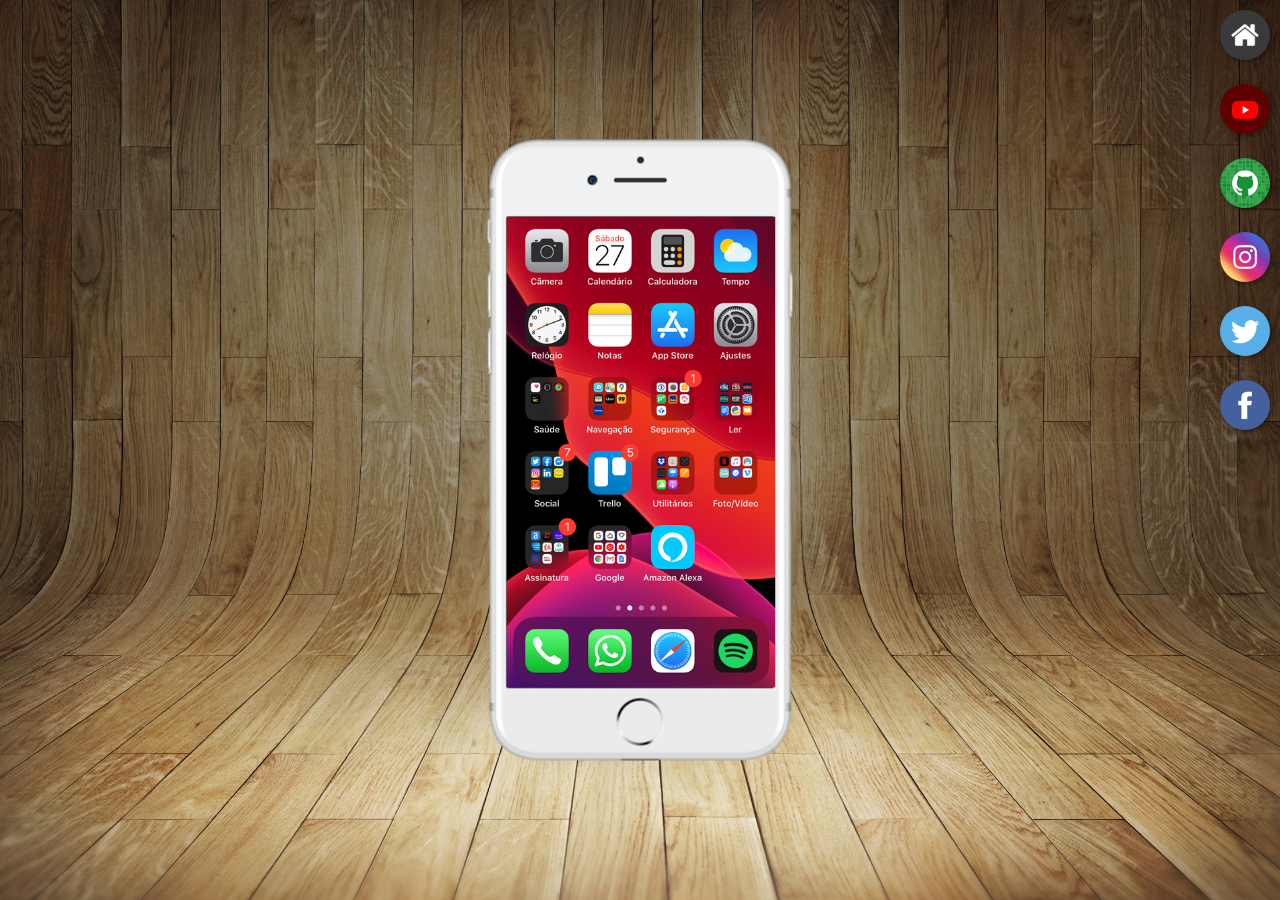
<file: index.html>
<!DOCTYPE html>
<html lang="pt-br">
<head>
    <meta charset="UTF-8">
    <meta http-equiv="X-UA-Compatible" content="IE=edge">
    <meta name="viewport" content="width=device-width, initial-scale=1.0">
    <link rel="shortcut icon" href="favicon.ico" type="image/x-icon">
    <title>Projeto Redes Sociais</title>    
    <link rel="stylesheet" href="estilo/style.css">
</head>
<body>
    <main>
        <section id="telefone">
            <iframe src="home.html" name="tela" id="tela" frameborder="0">
                Seu navegador não é Compatível com isso.
            </iframe>
        </section>
        <section id="redes-sociais">
            <a href="home.html" target="tela"><img src="imagens/logo-home.jpg" alt=""></a><br>
            <a href="youtube.html" target="tela"><img src="imagens/logo-youtube.jpg" alt=""></a><br>
            <a href="github.html" target="tela"><img src="imagens/logo-github.jpg" alt=""></a><br>
            <a href="instagram.html" target="tela"><img src="imagens/logo-instagram.jpg" alt=""></a><br>
            <a href="twitter.html" target="tela"><img src="imagens/logo-twitter.jpg" alt=""></a><br>
            <a href="facebook.html" target="tela"><img src="imagens/logo-facebook.jpg" alt=""></a><br>

        </section>
    </main>
</body>
</html>
</file>
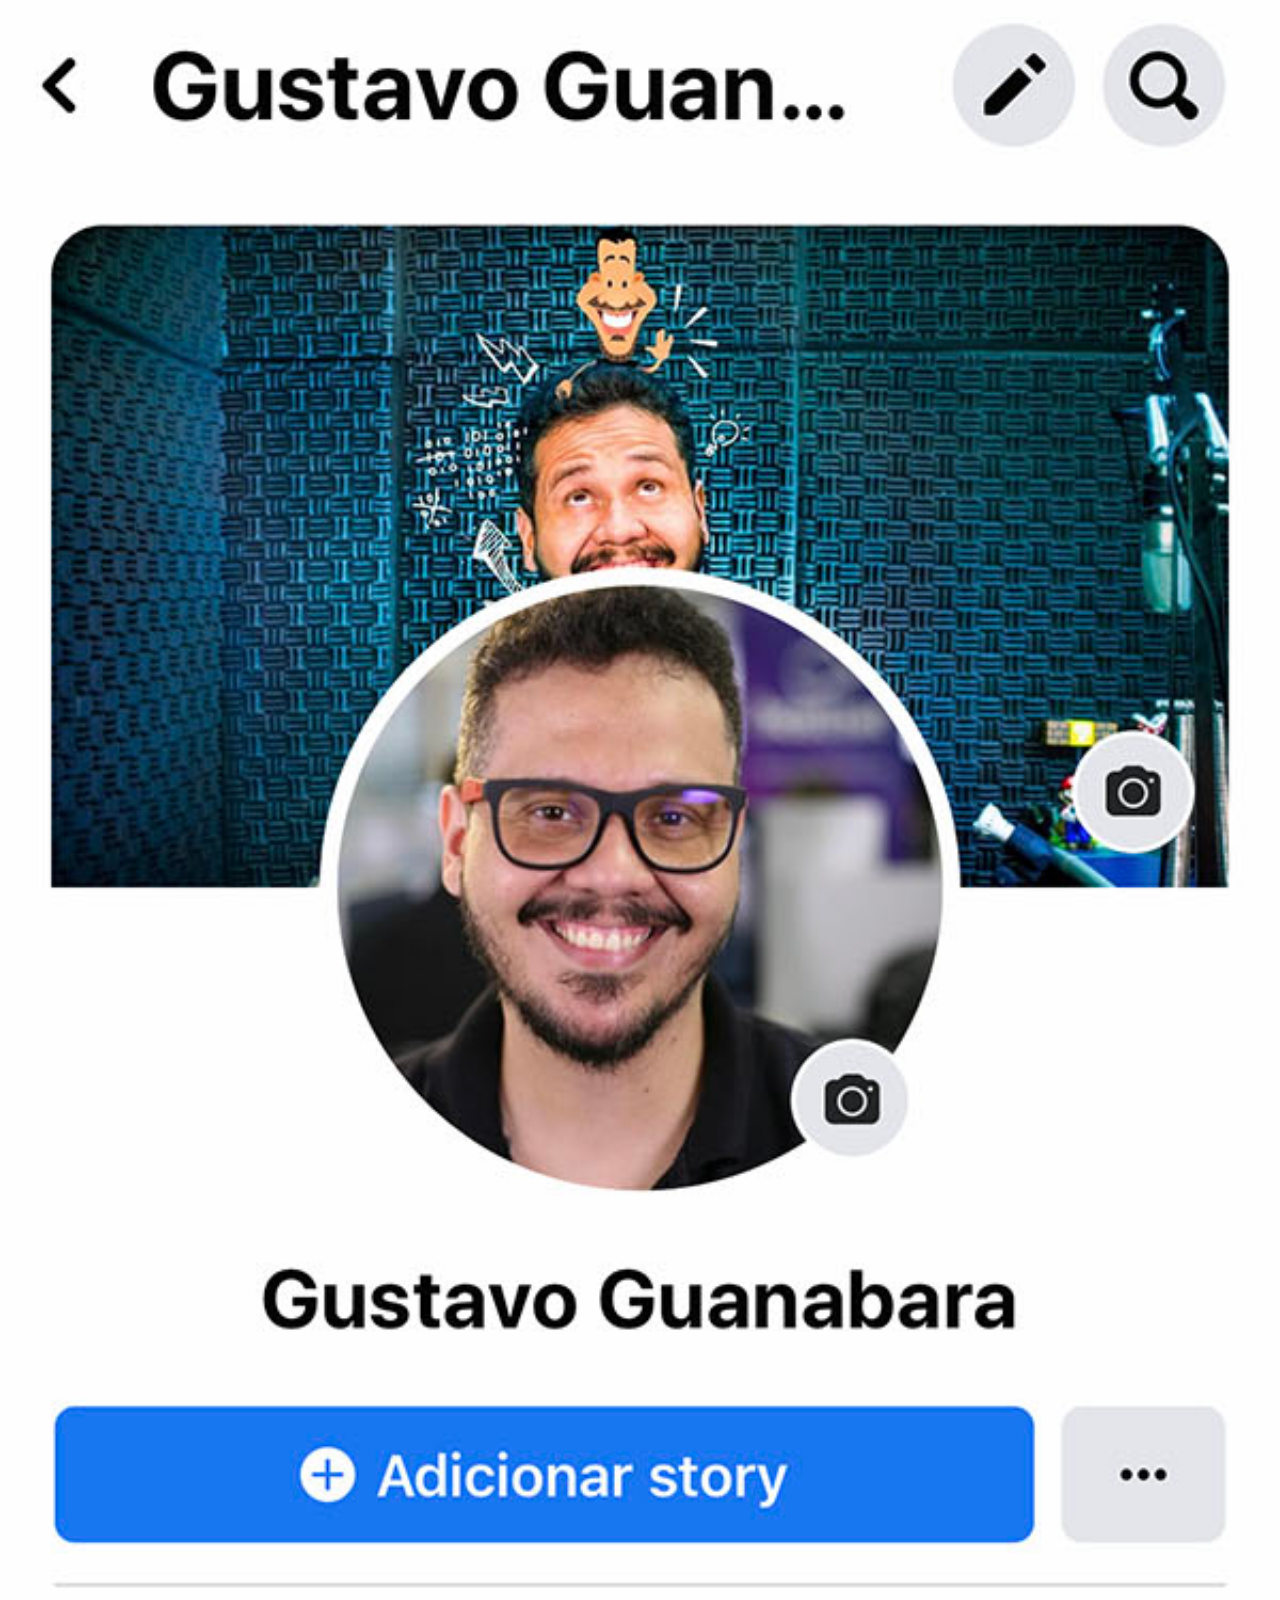
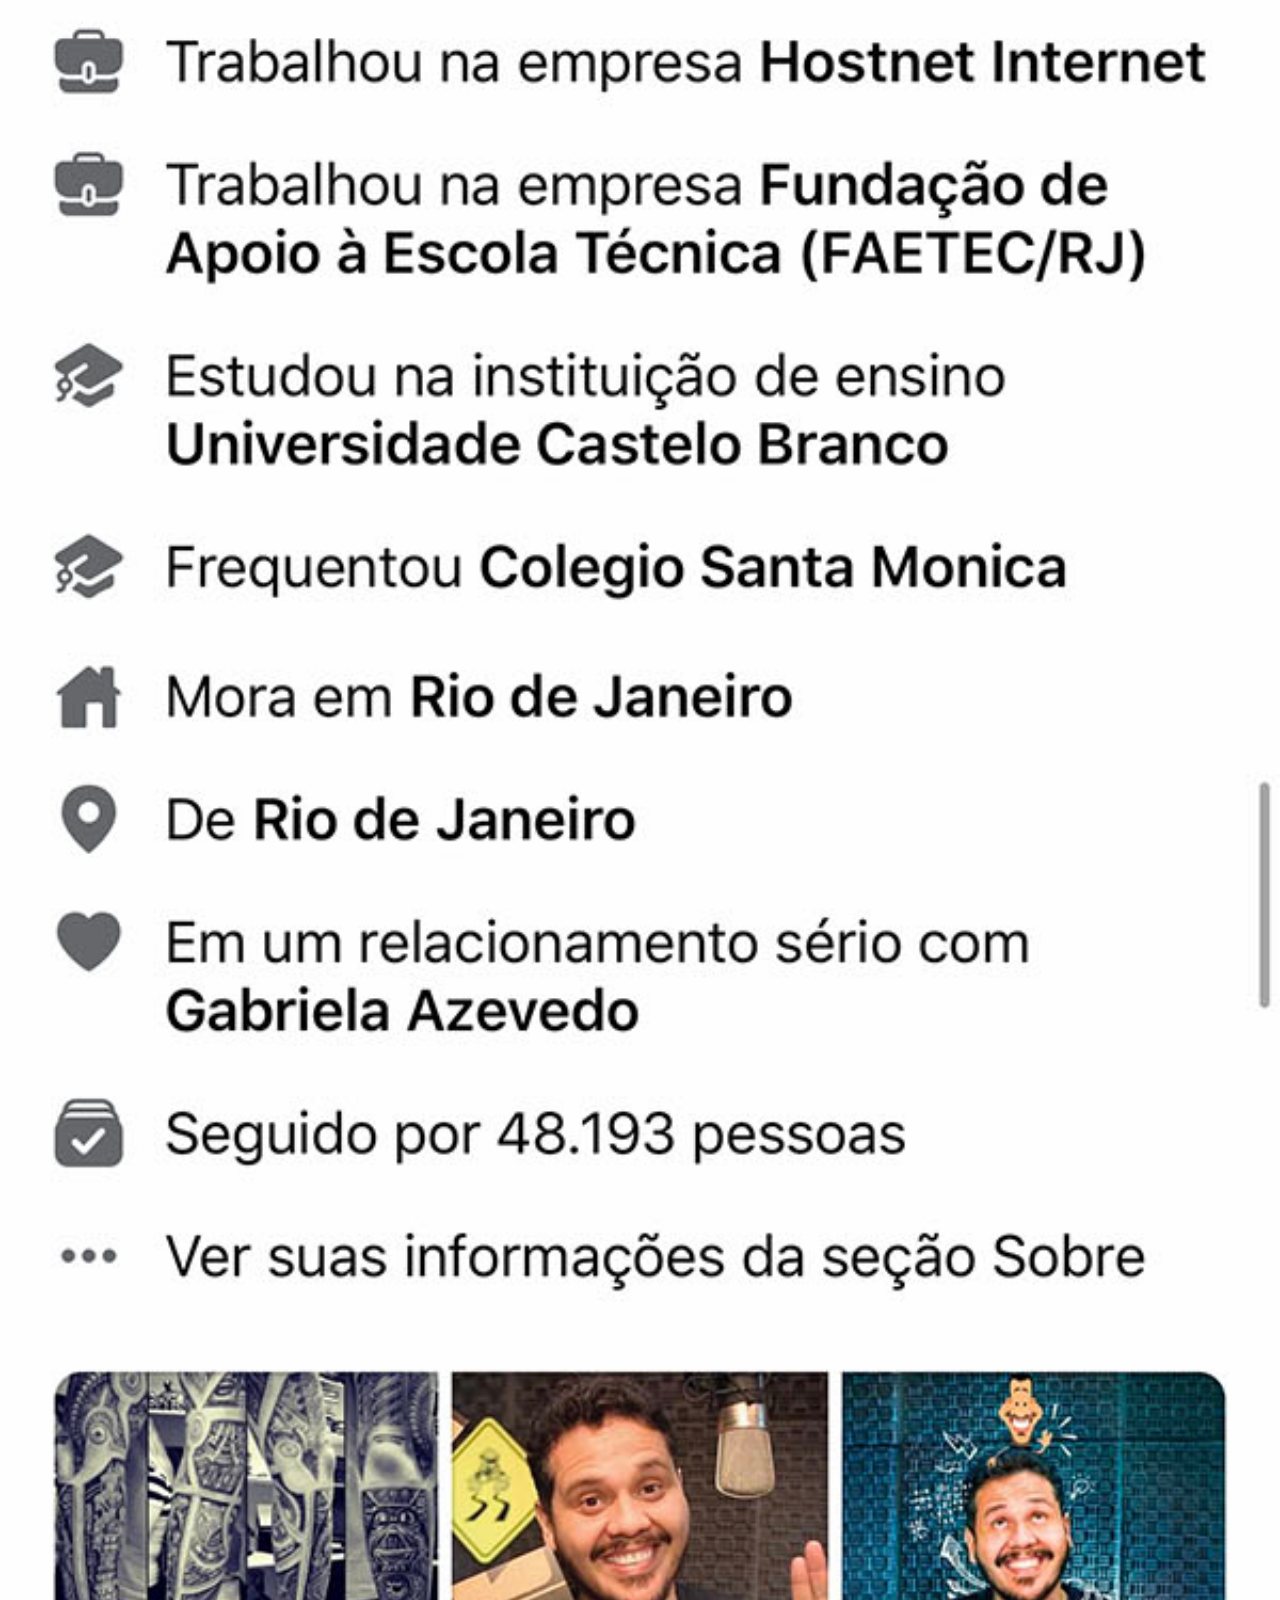
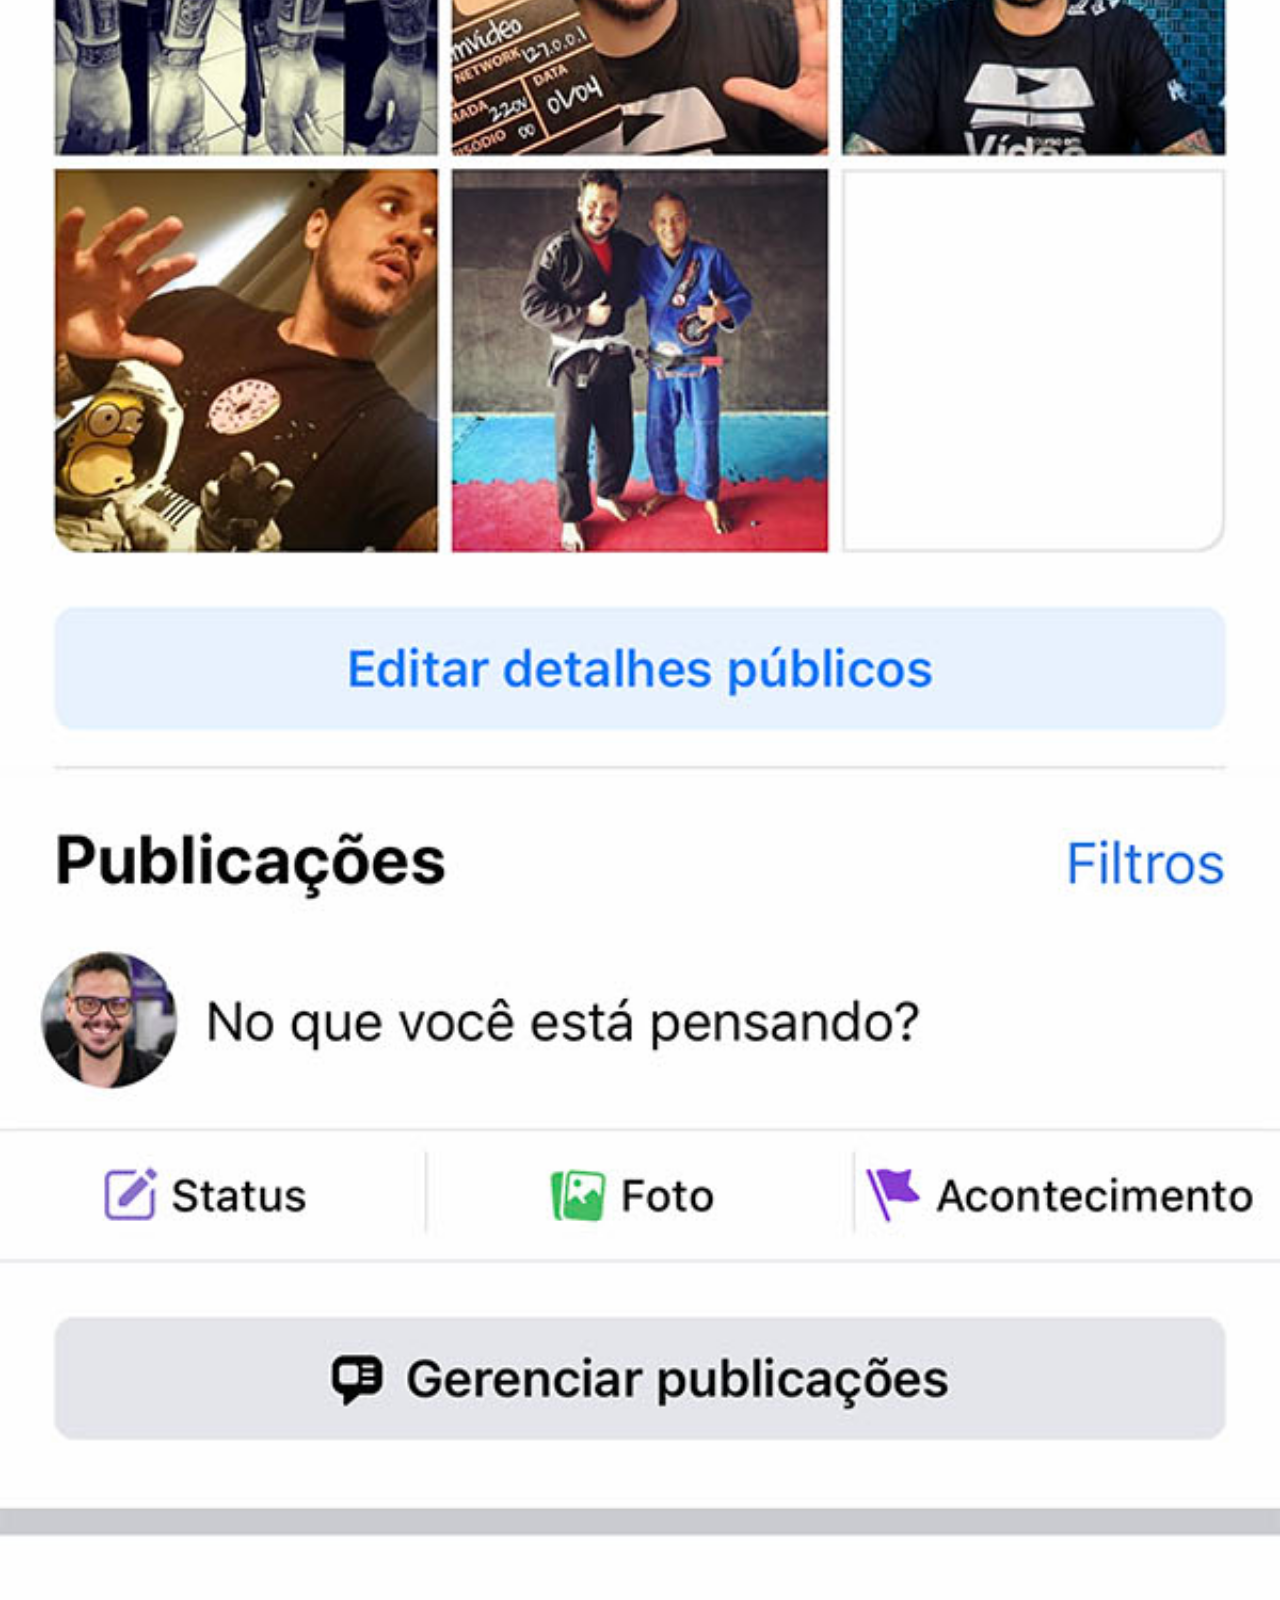
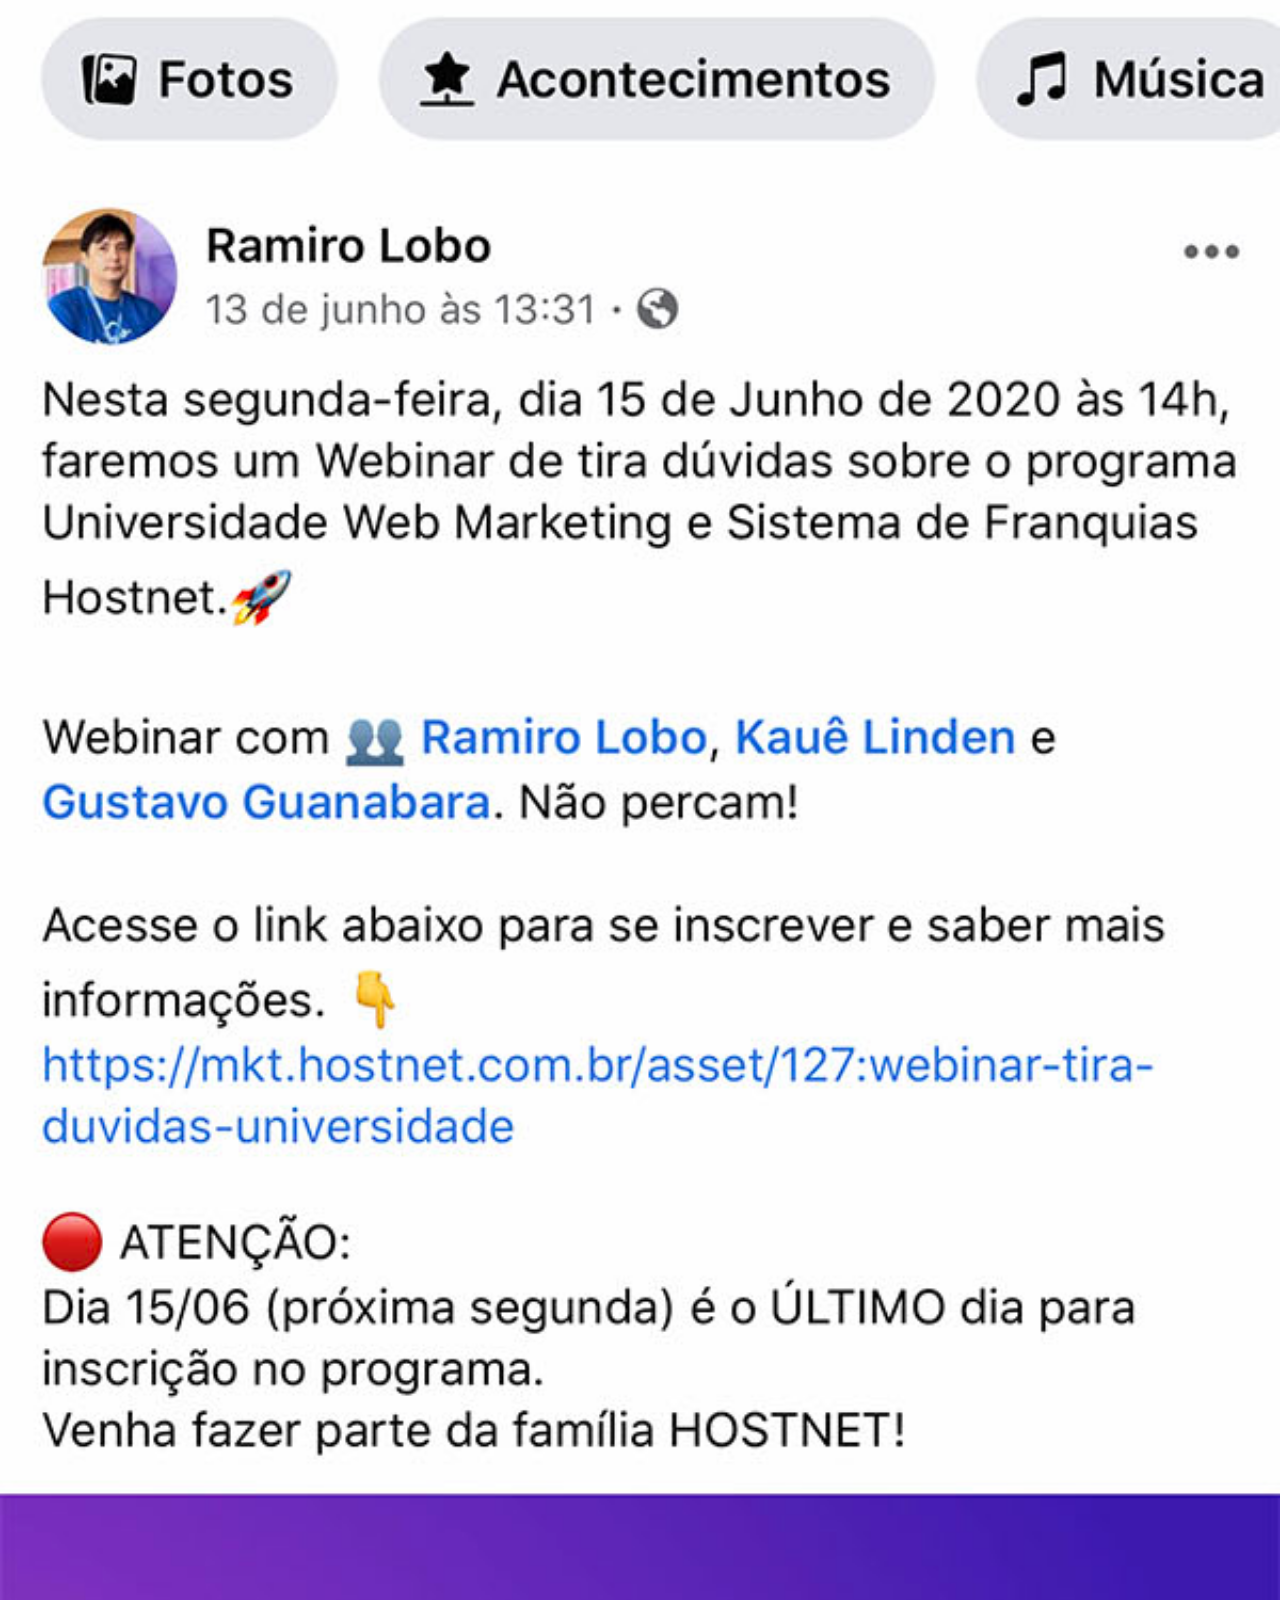
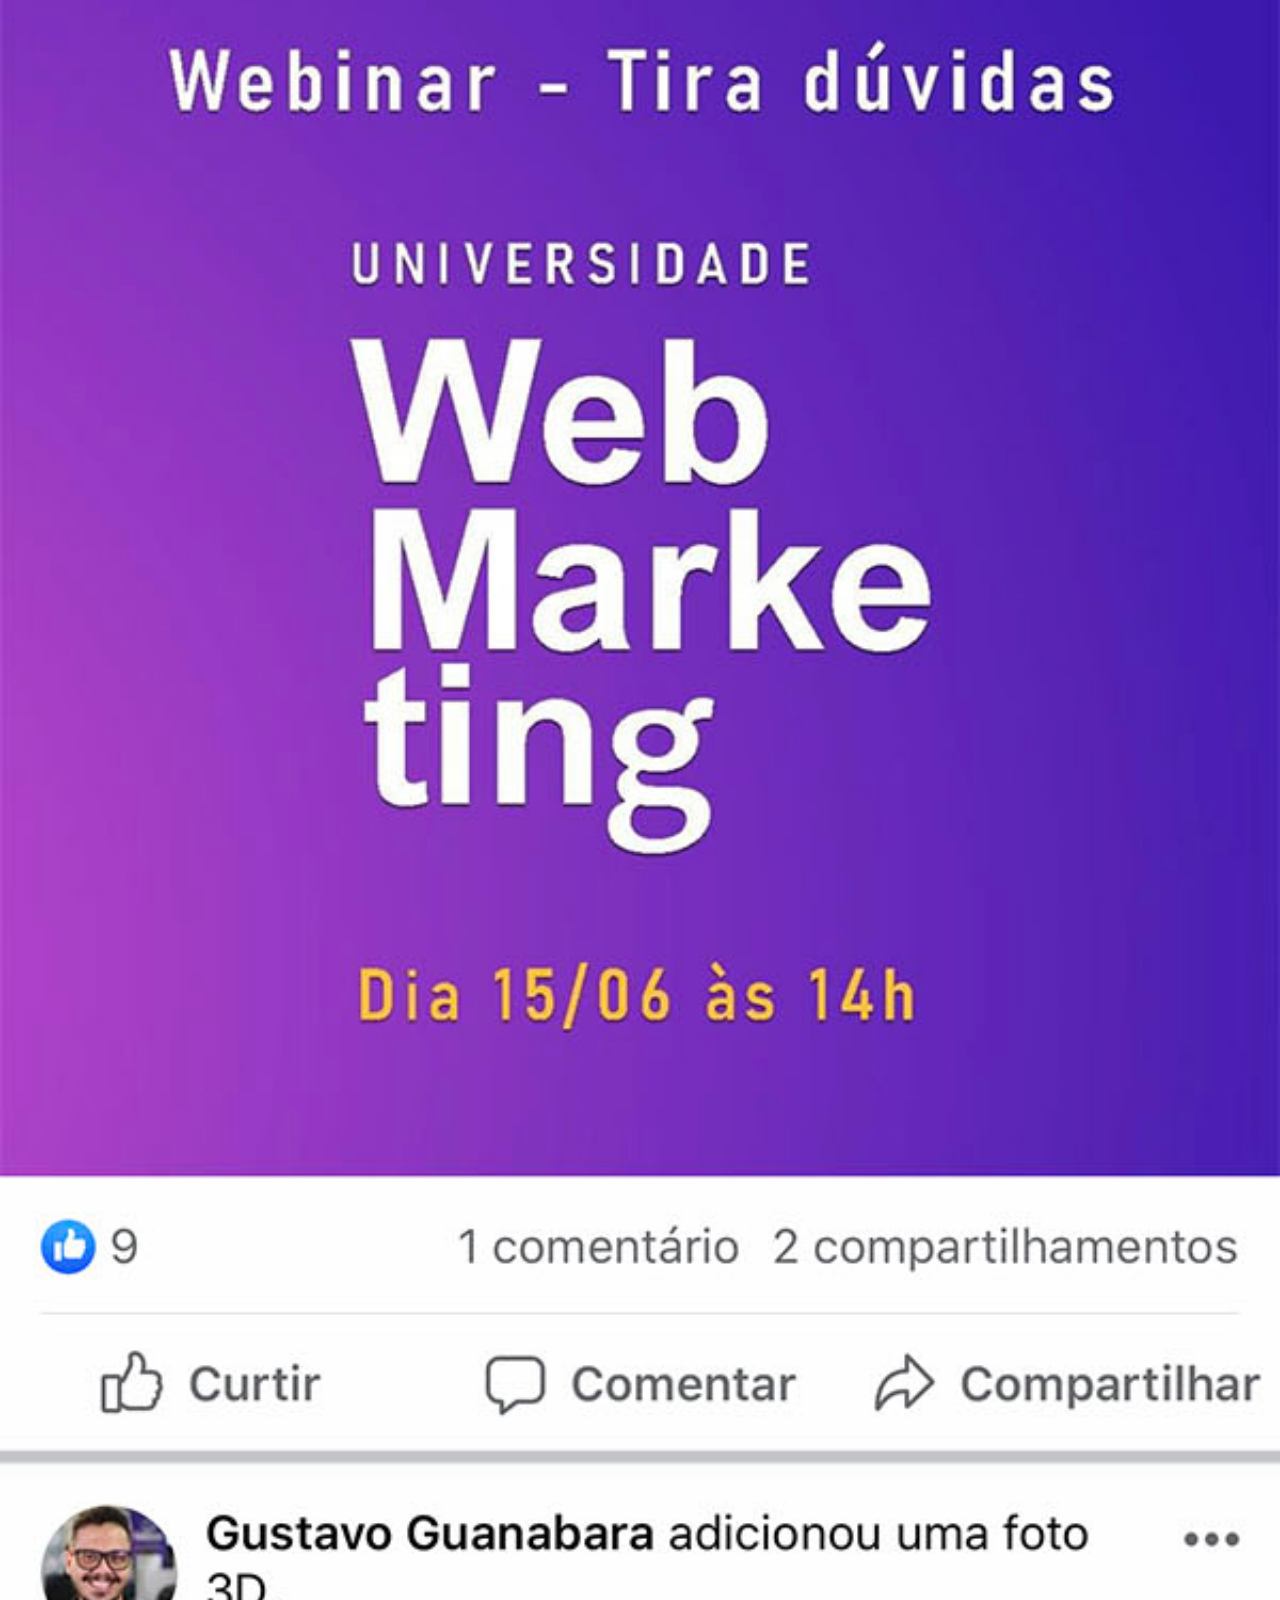
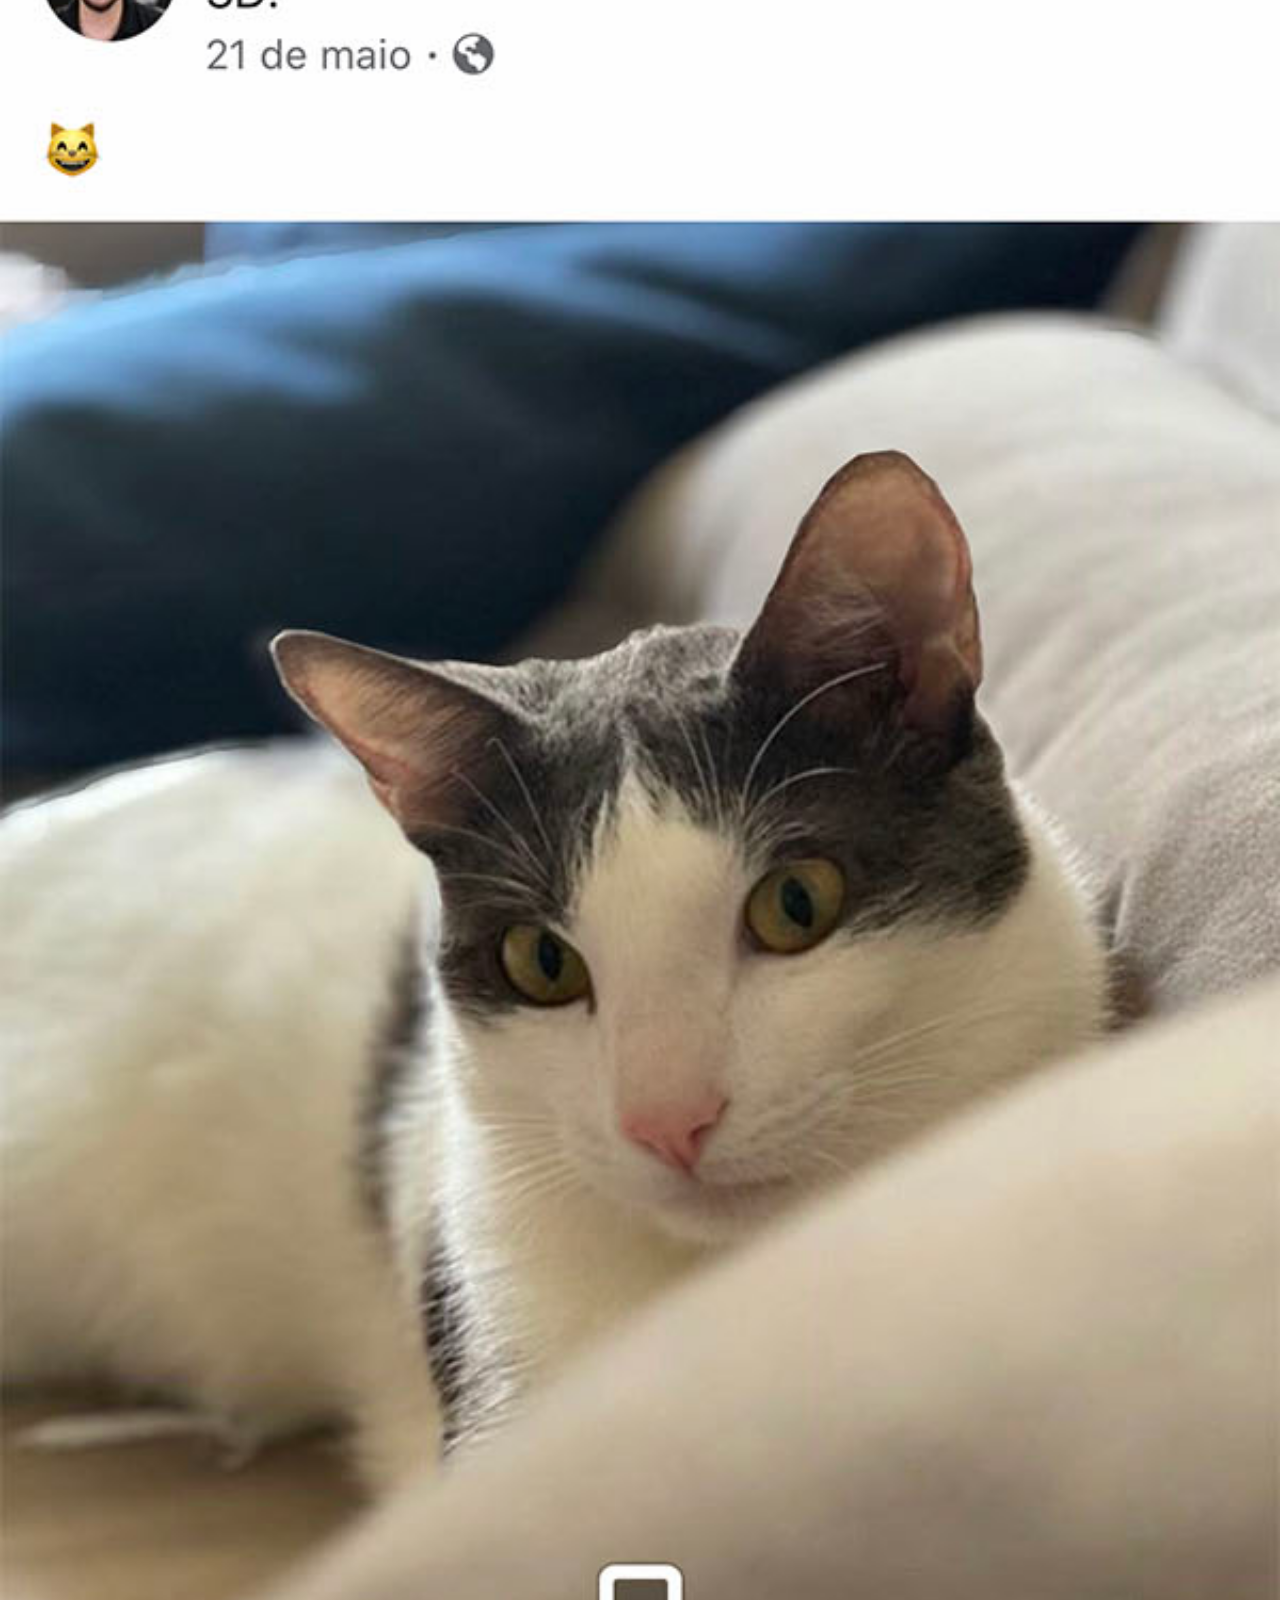
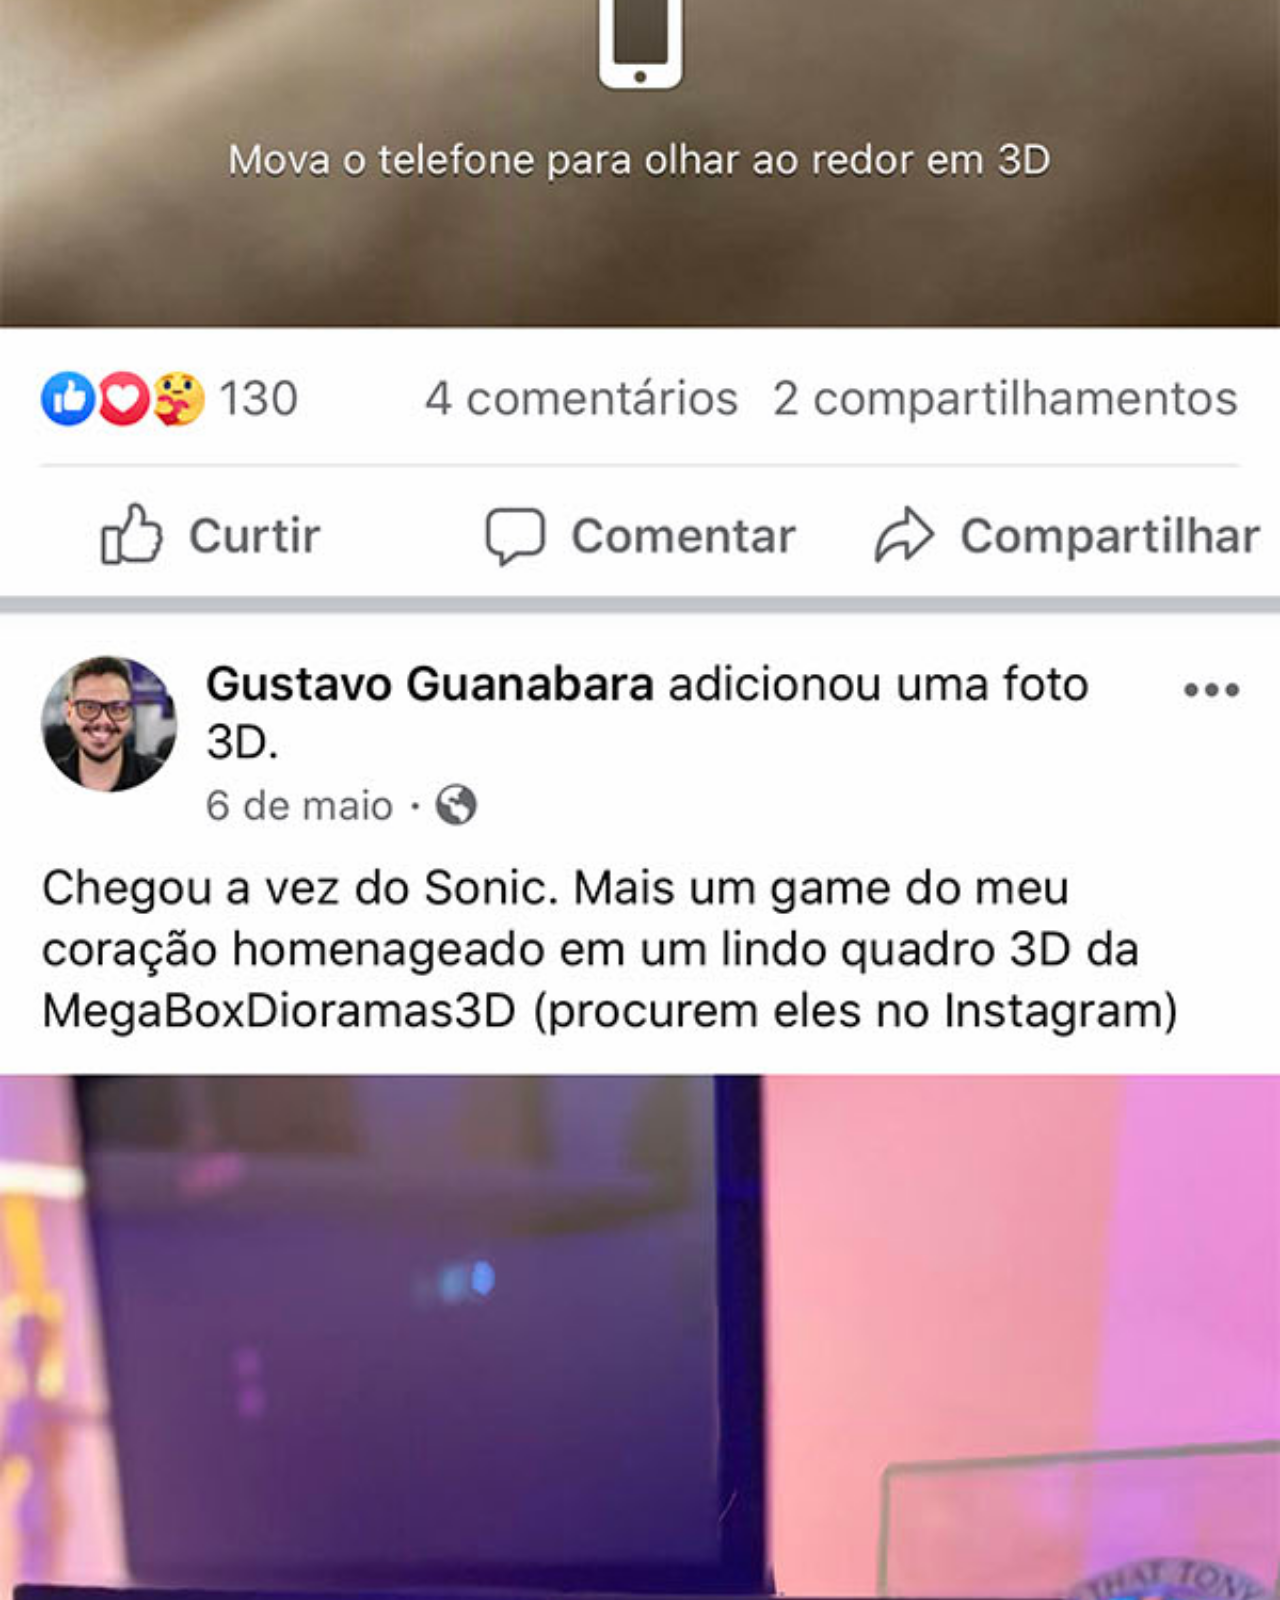
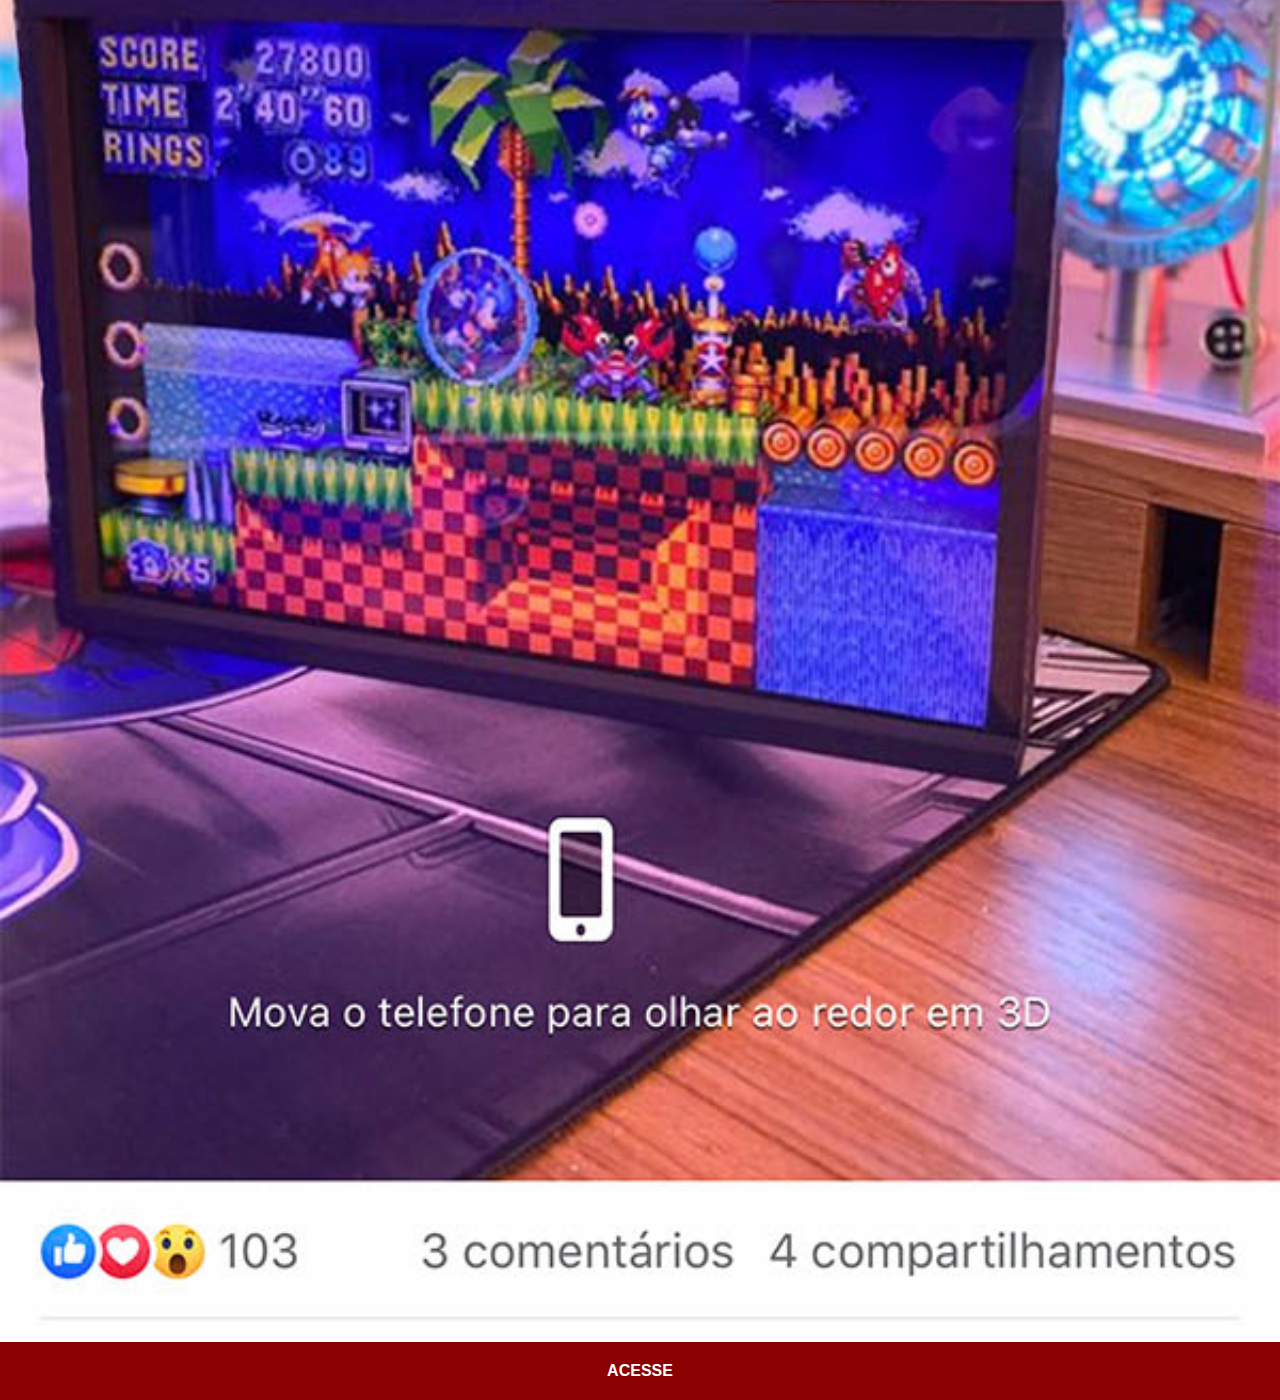
<file: facebook.html>
<!DOCTYPE html>
<html lang="pt-br">
<head>
    <meta charset="UTF-8">
    <meta http-equiv="X-UA-Compatible" content="IE=edge">
    <meta name="viewport" content="width=device-width, initial-scale=1.0">
    <title>Facebook</title>
    <link rel="stylesheet" href="estilo/social.css">
</head>
<body>
    <img src="imagens/tela-facebook.jpg" alt="facebook">
    <a href="https://www.facebook.com/gustavoguanabara" target="_blank">ACESSE</a>
</body>
</html>
</file>
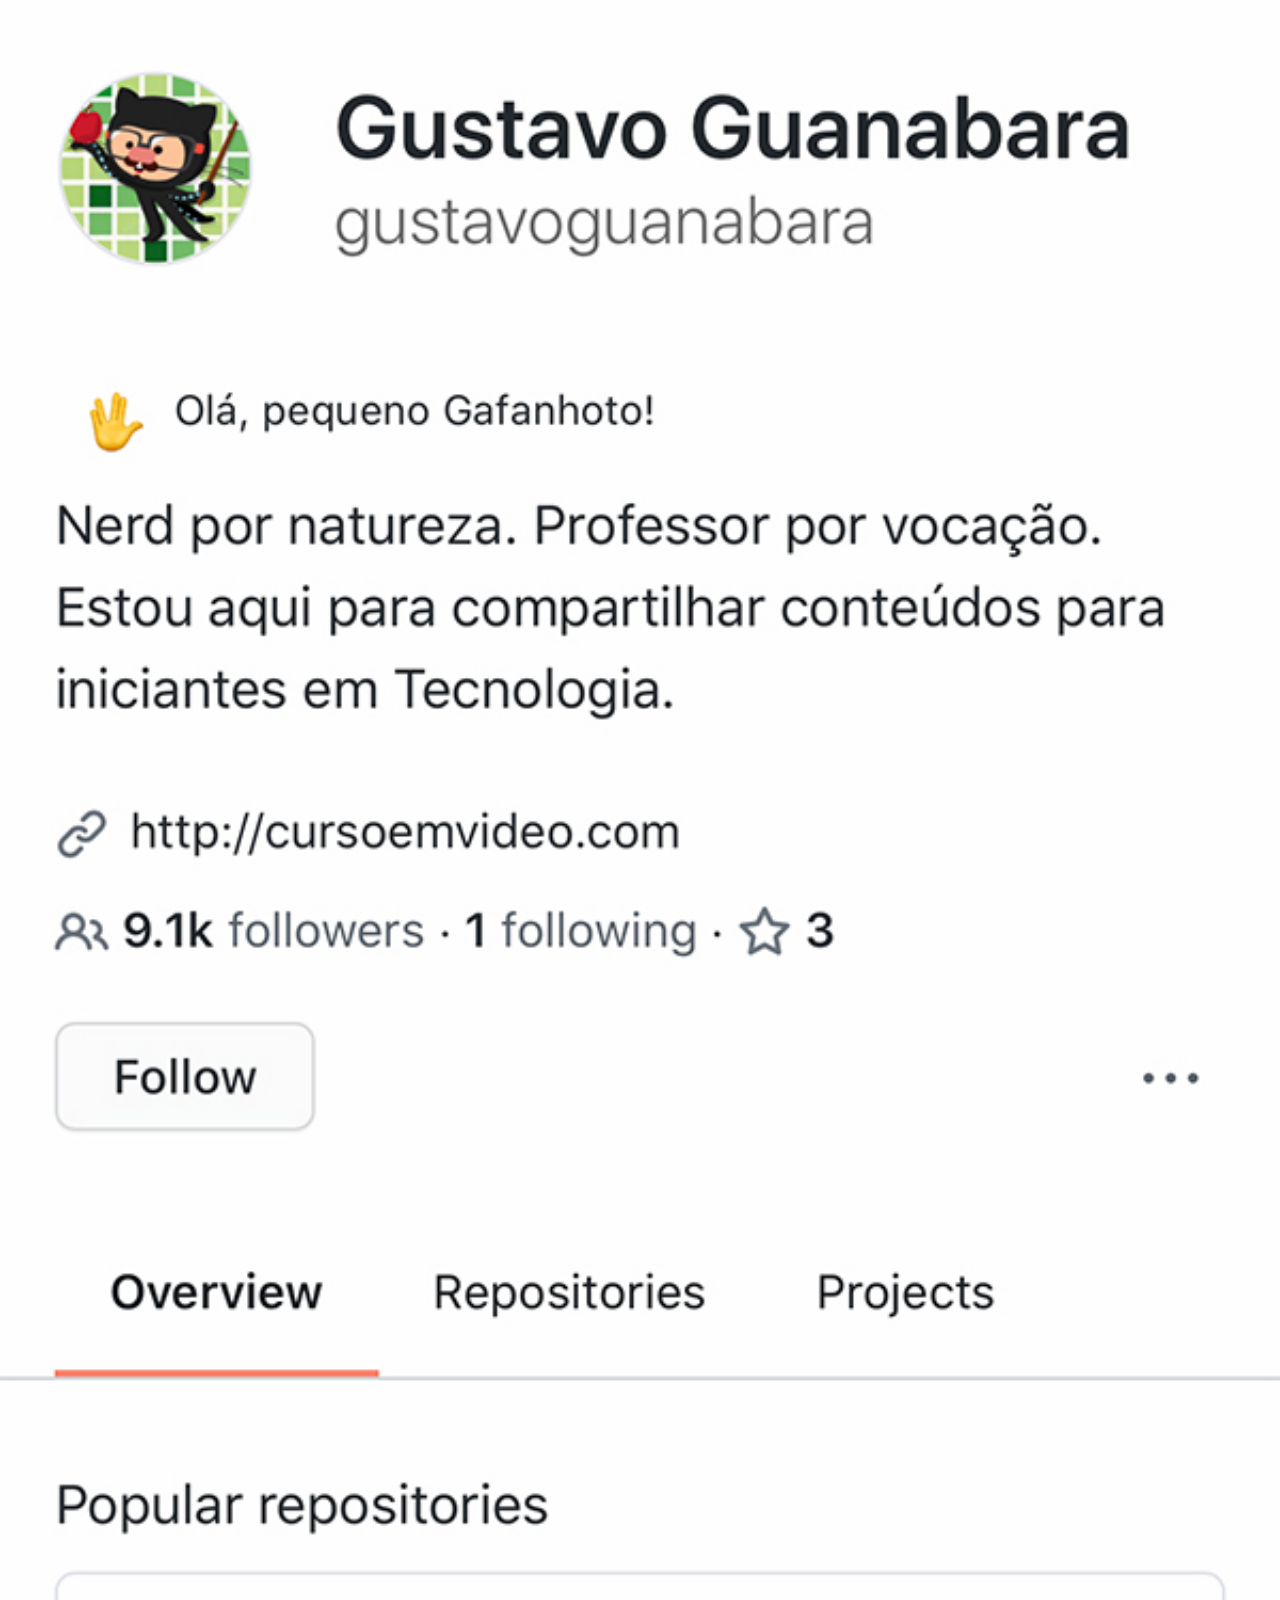
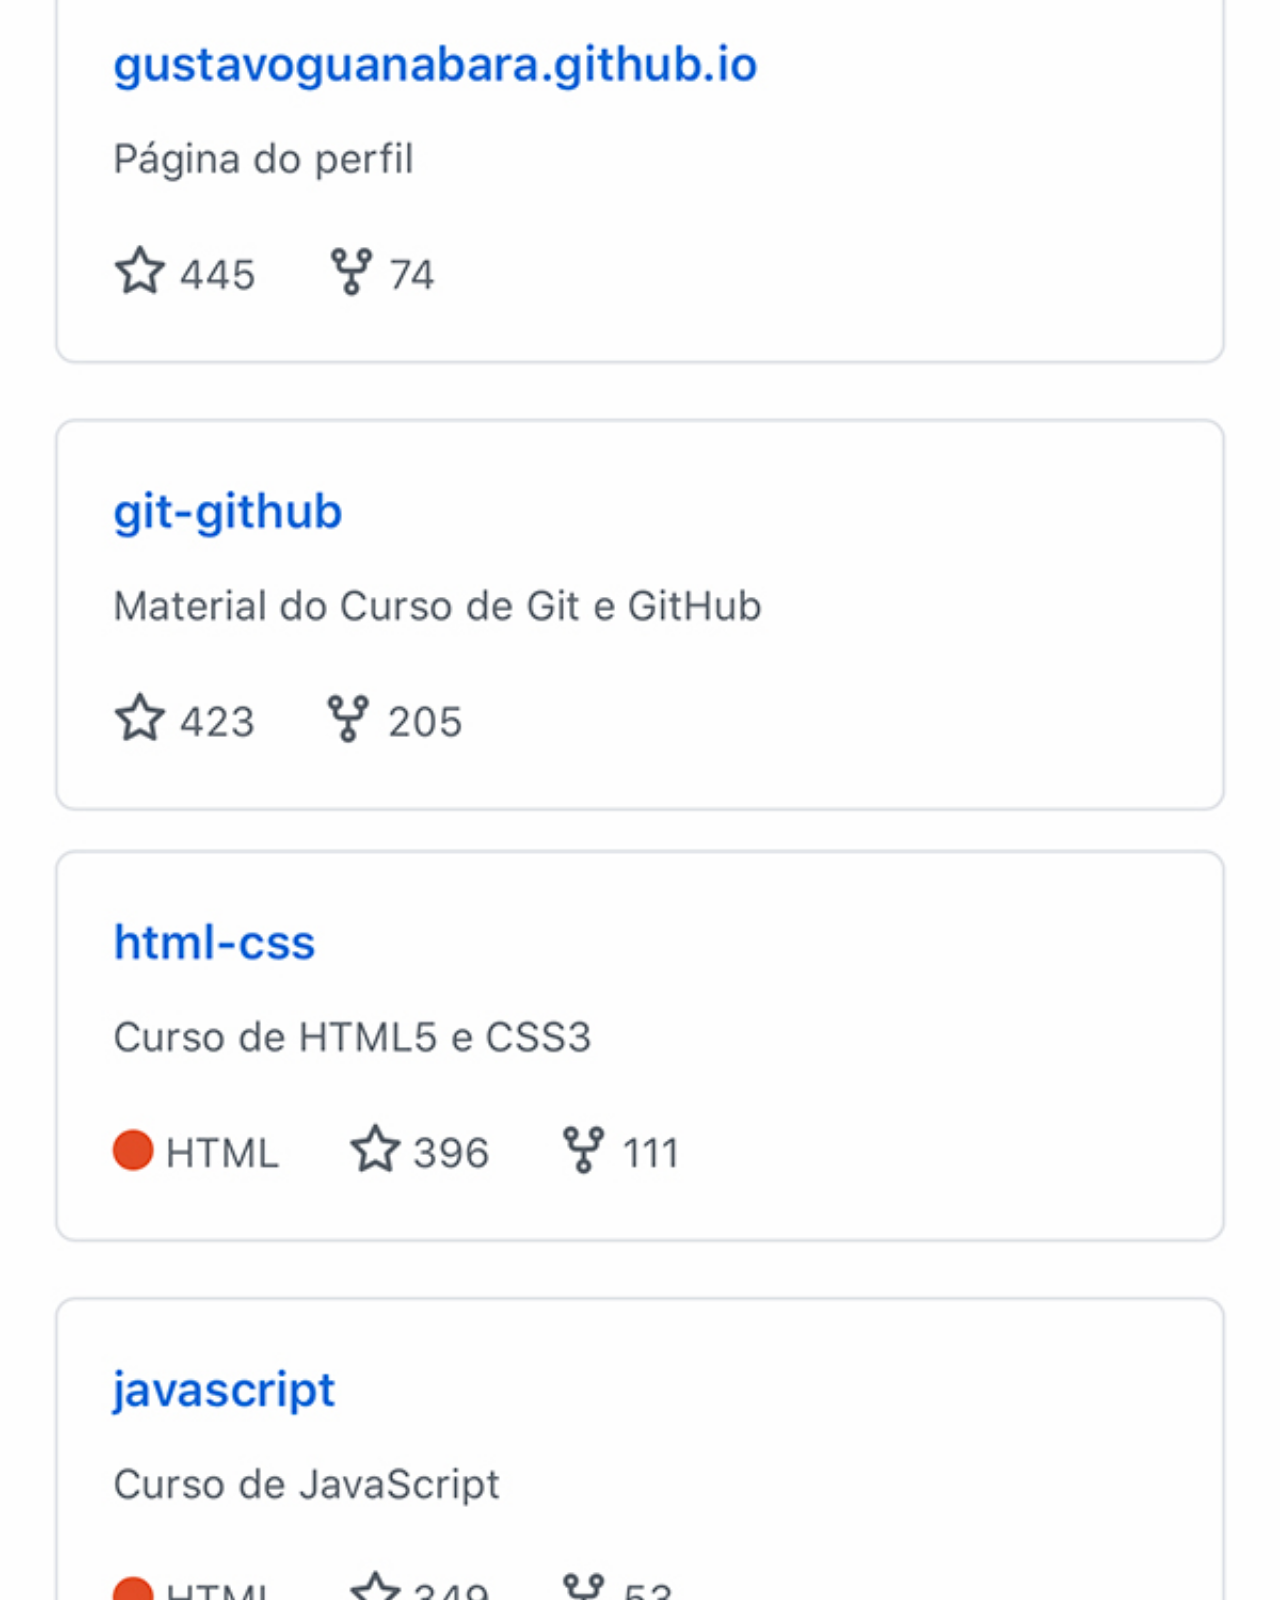
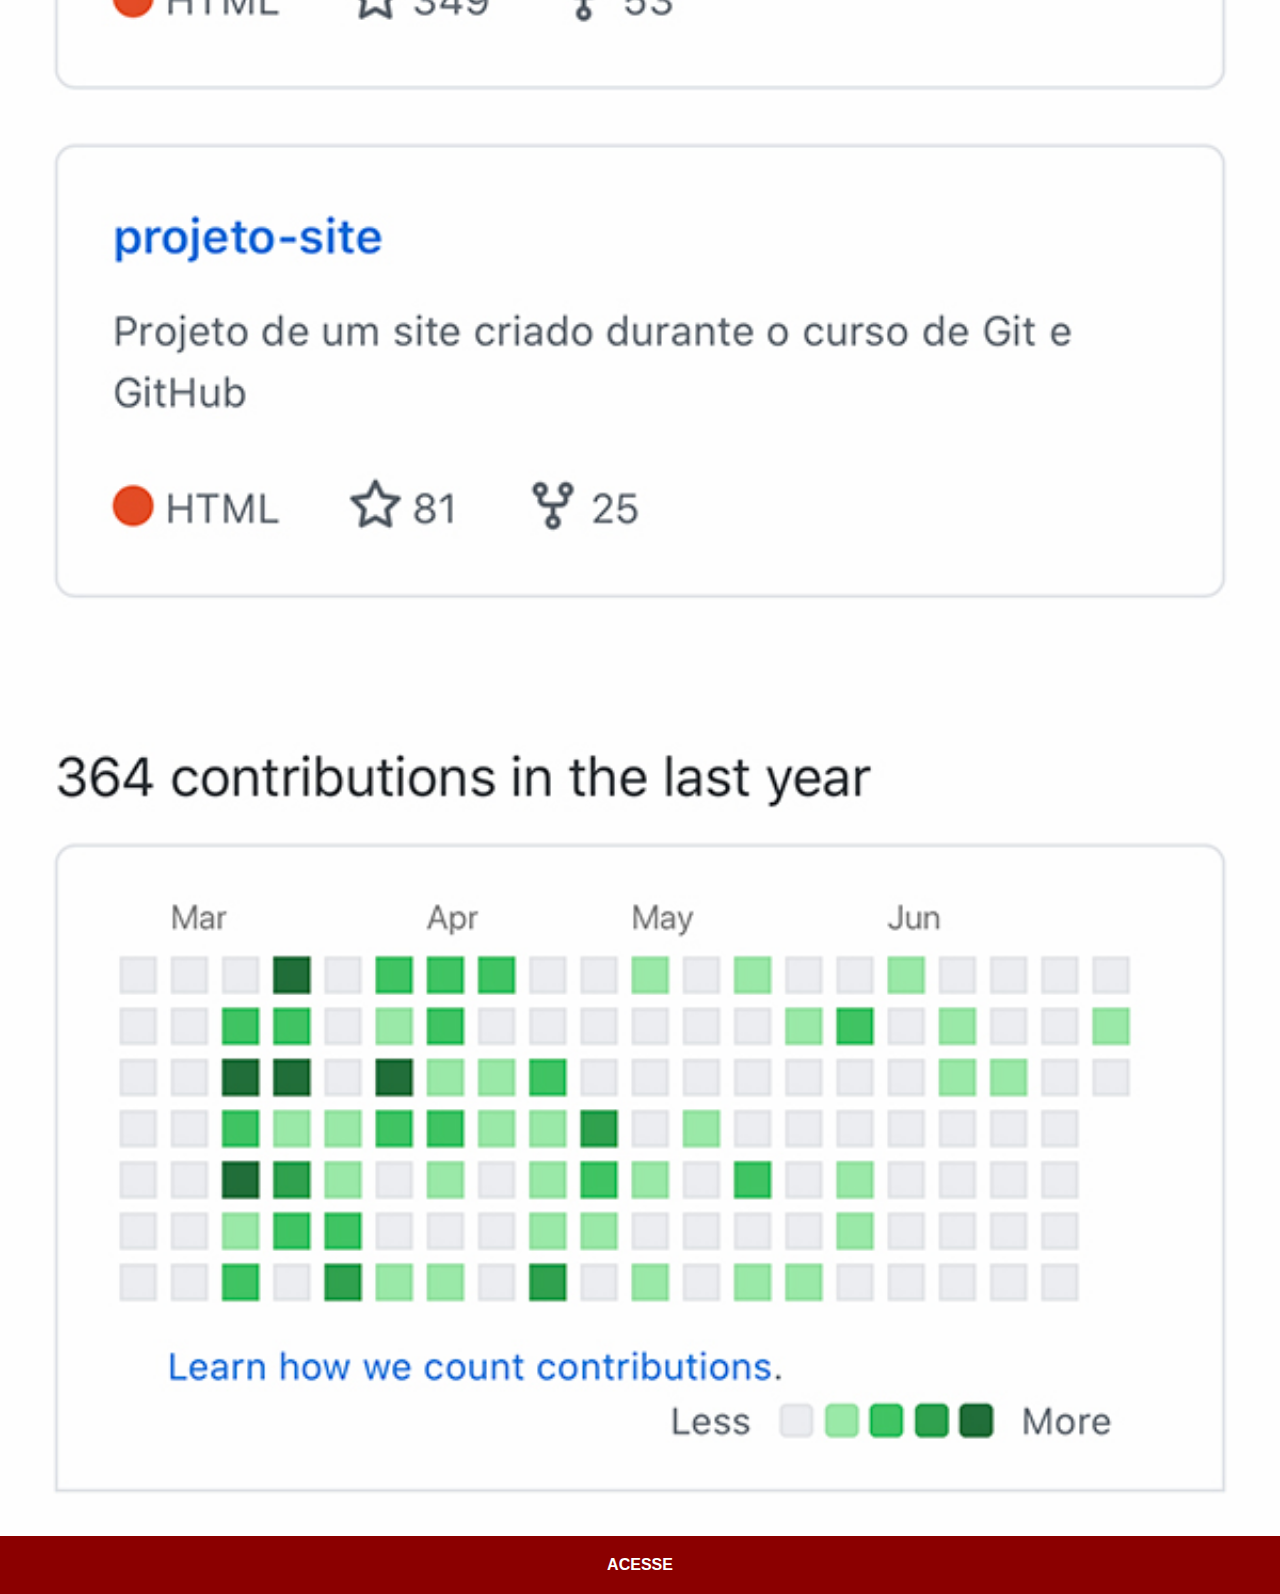
<file: github.html>
<!DOCTYPE html>
<html lang="pt-br">
<head>
    <meta charset="UTF-8">
    <meta http-equiv="X-UA-Compatible" content="IE=edge">
    <meta name="viewport" content="width=device-width, initial-scale=1.0">
    <title>Github</title>
    <link rel="stylesheet" href="estilo/social.css">
</head>
<body>
    <img src="imagens/tela-github.jpg" alt="Github">
    <a href="https://github.com/gustavoguanabara/" target="_blank">ACESSE</a>
    
</body>
</html>
</file>
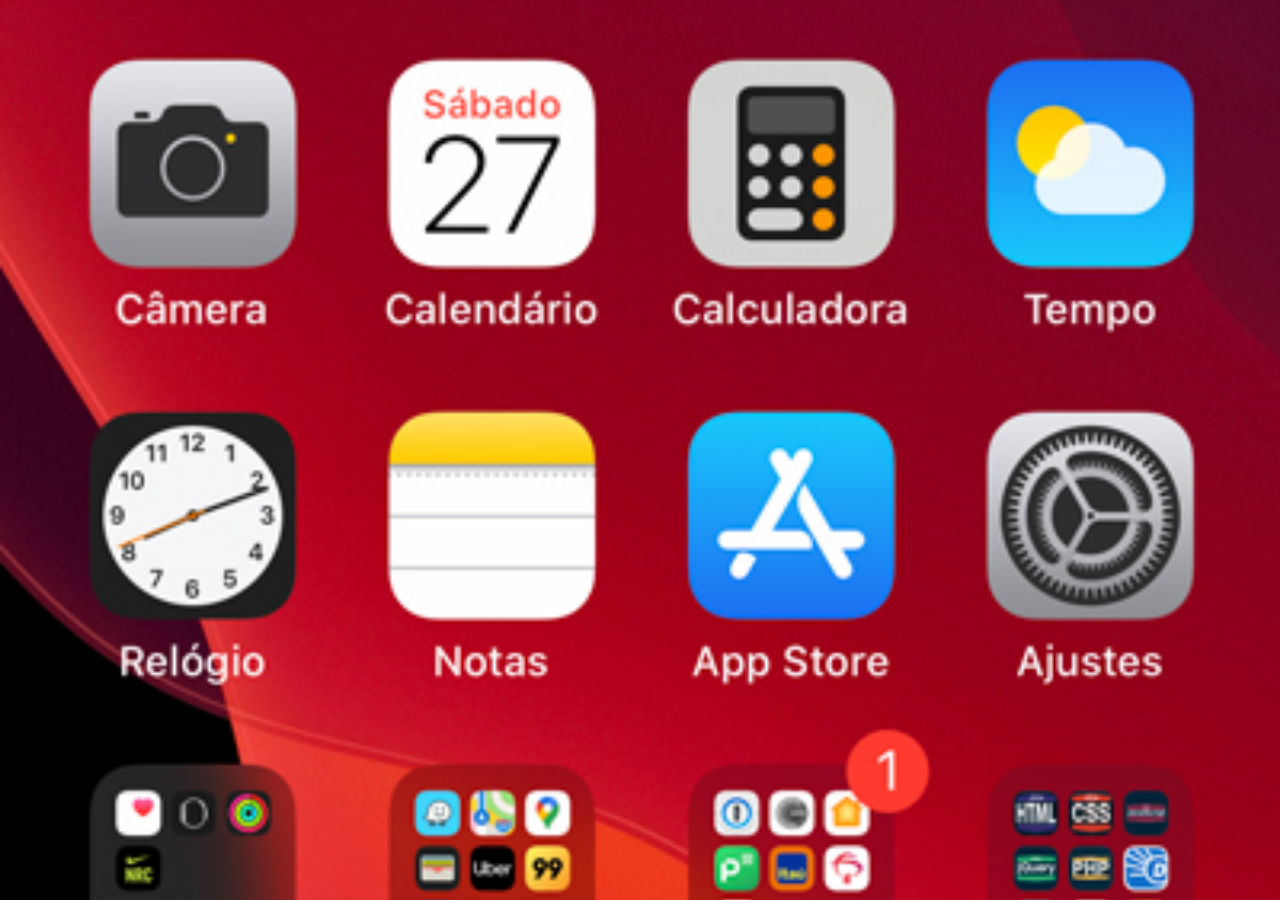
<file: home.html>
<!DOCTYPE html>
<html lang="pt-br">
<head>
    <meta charset="UTF-8">
    <meta http-equiv="X-UA-Compatible" content="IE=edge">
    <meta name="viewport" content="width=device-width, initial-scale=1.0">
    <title>Home</title>
    <style>
        *{
            margin: 0px;
            padding: 0px;
        }
        body{
            width: 100vw;
            height: 100vh;
            background: url('imagens/tela-home.jpg') no-repeat top center;
            background-size: cover;
        }
    </style>
</head>
<body>
    
</body>
</html>
</file>
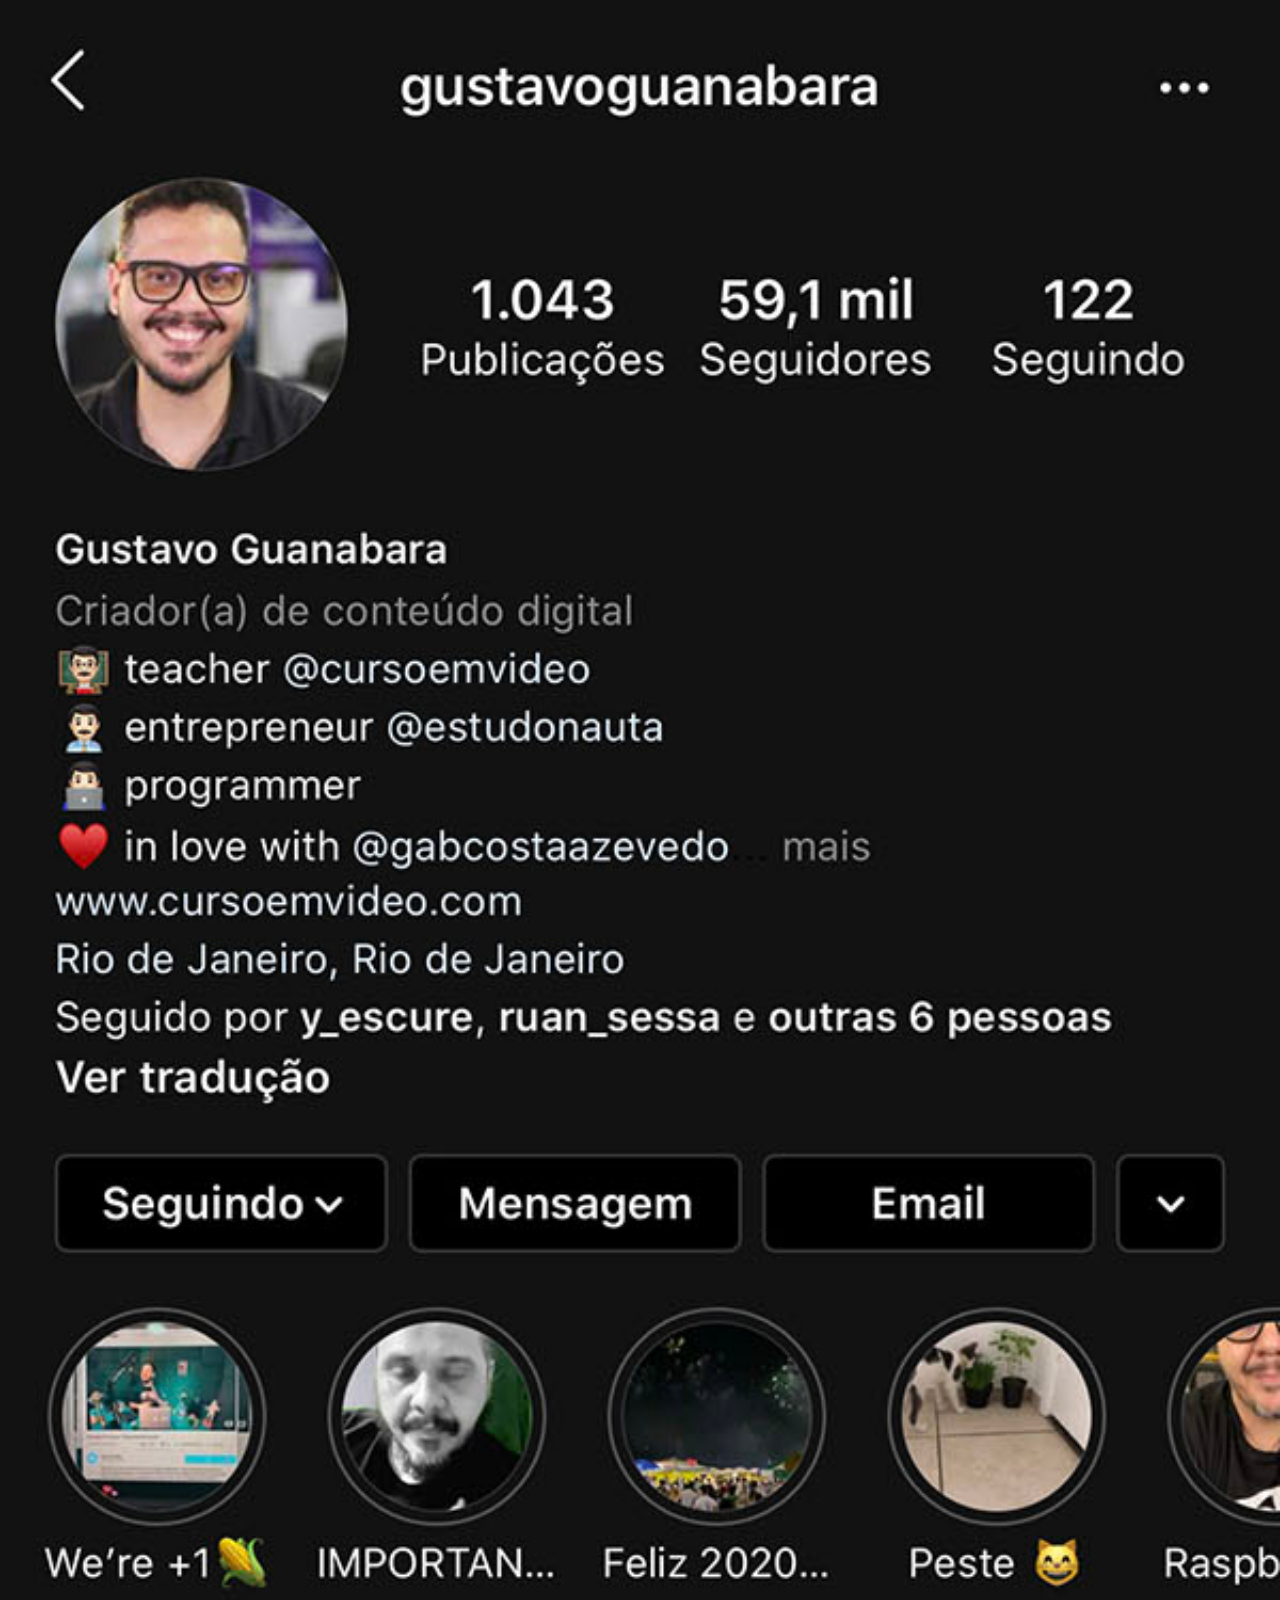
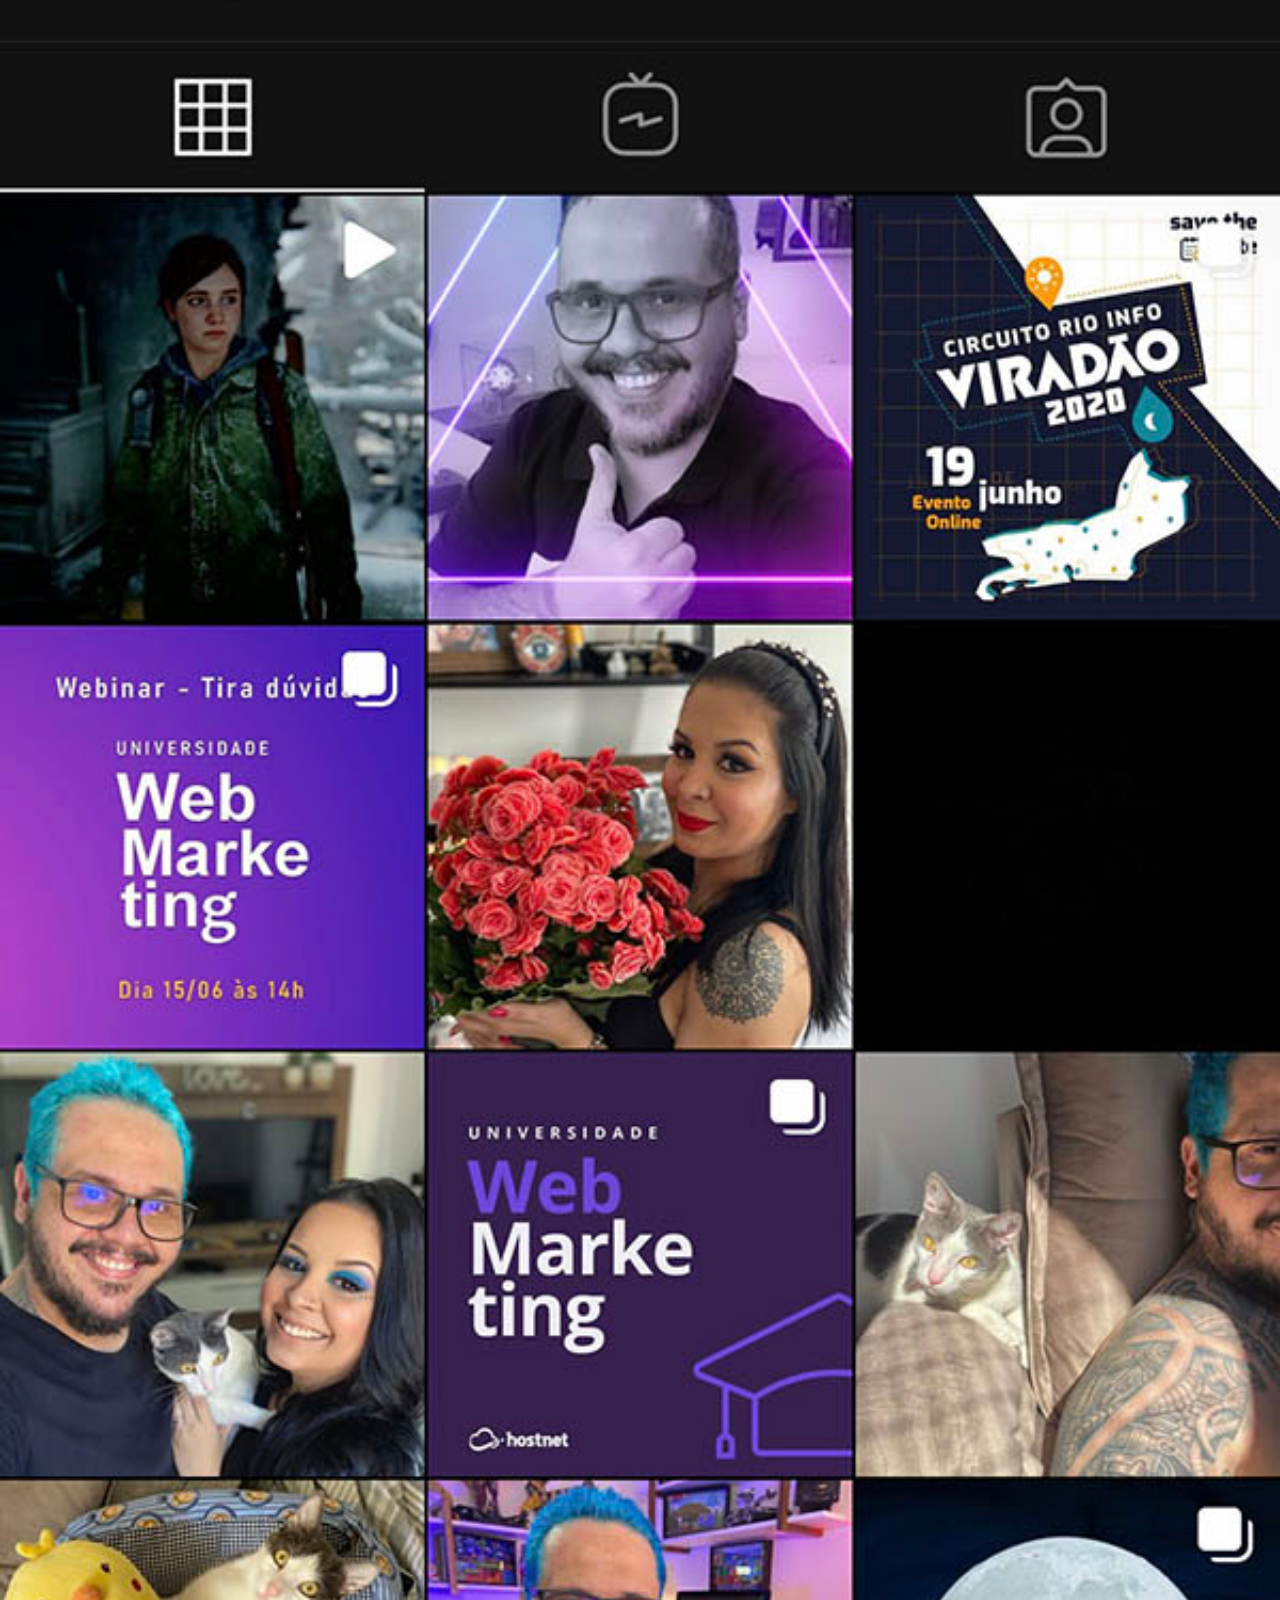
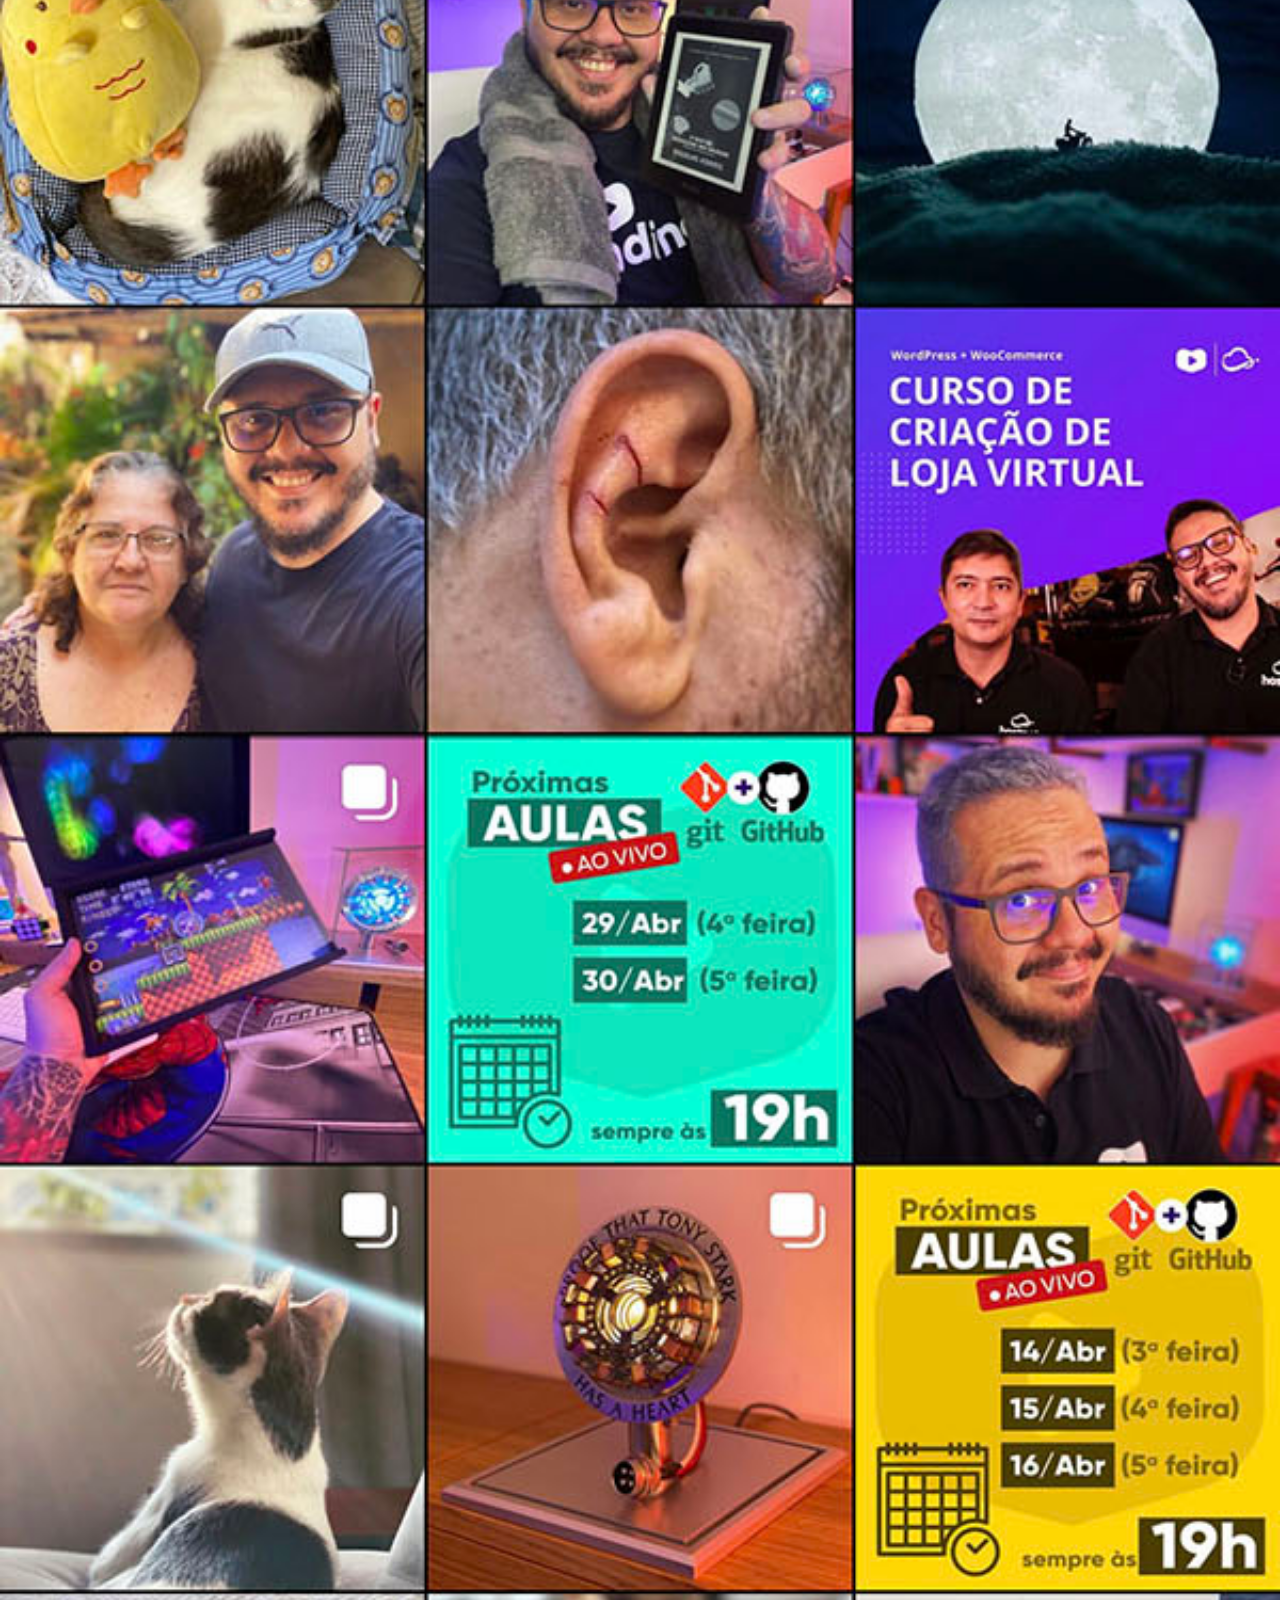
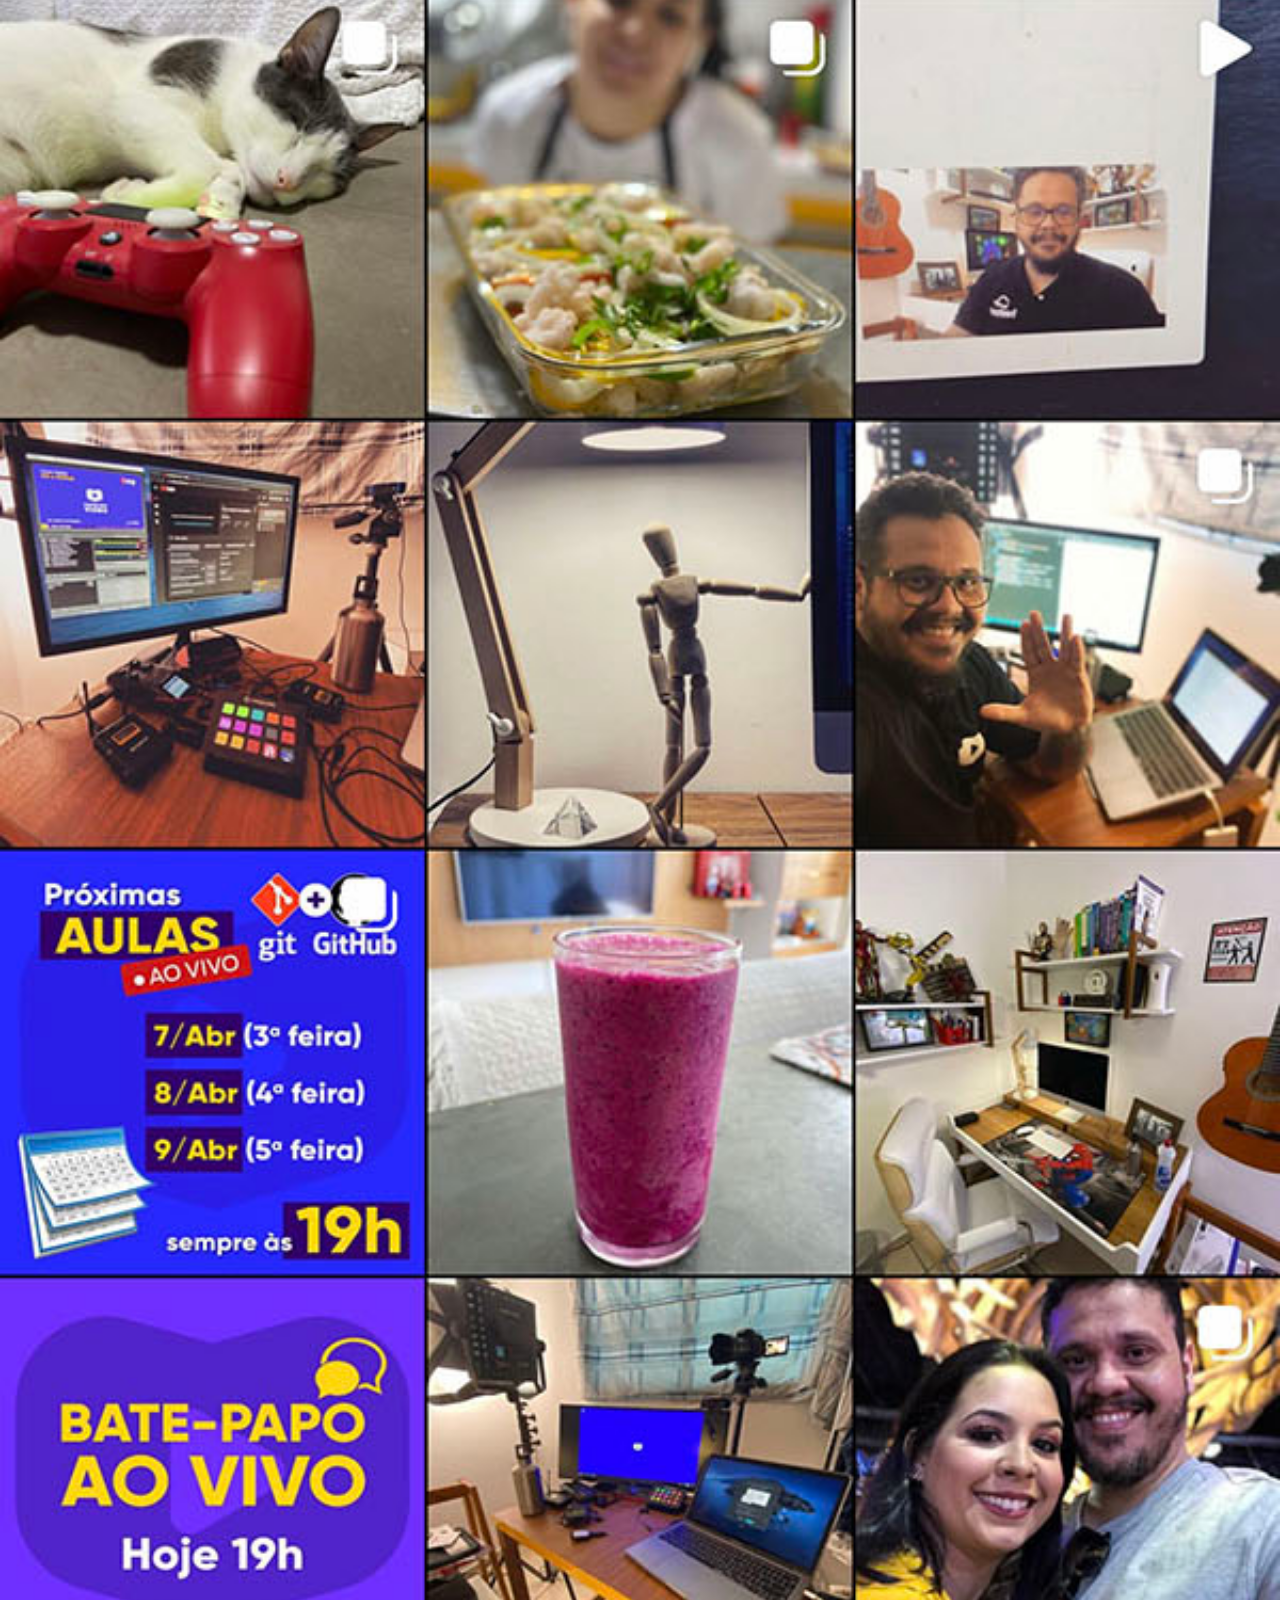
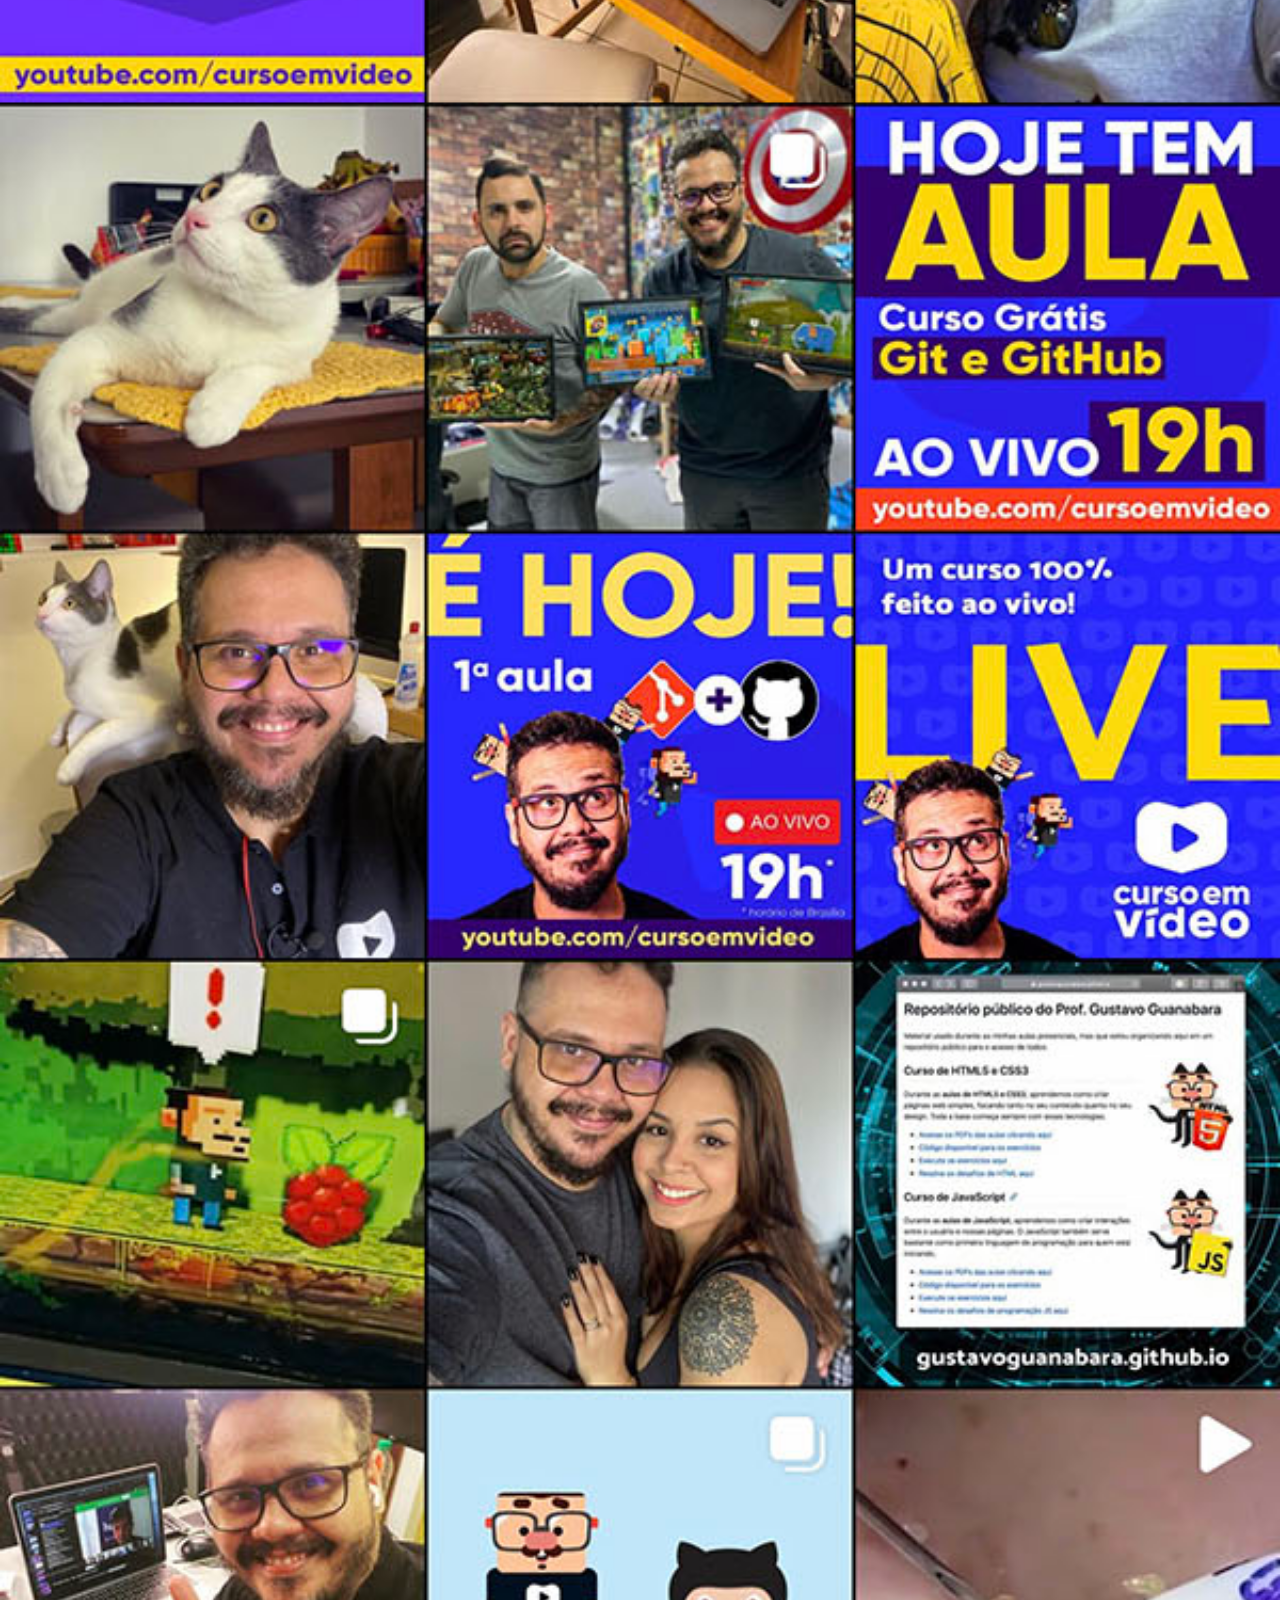
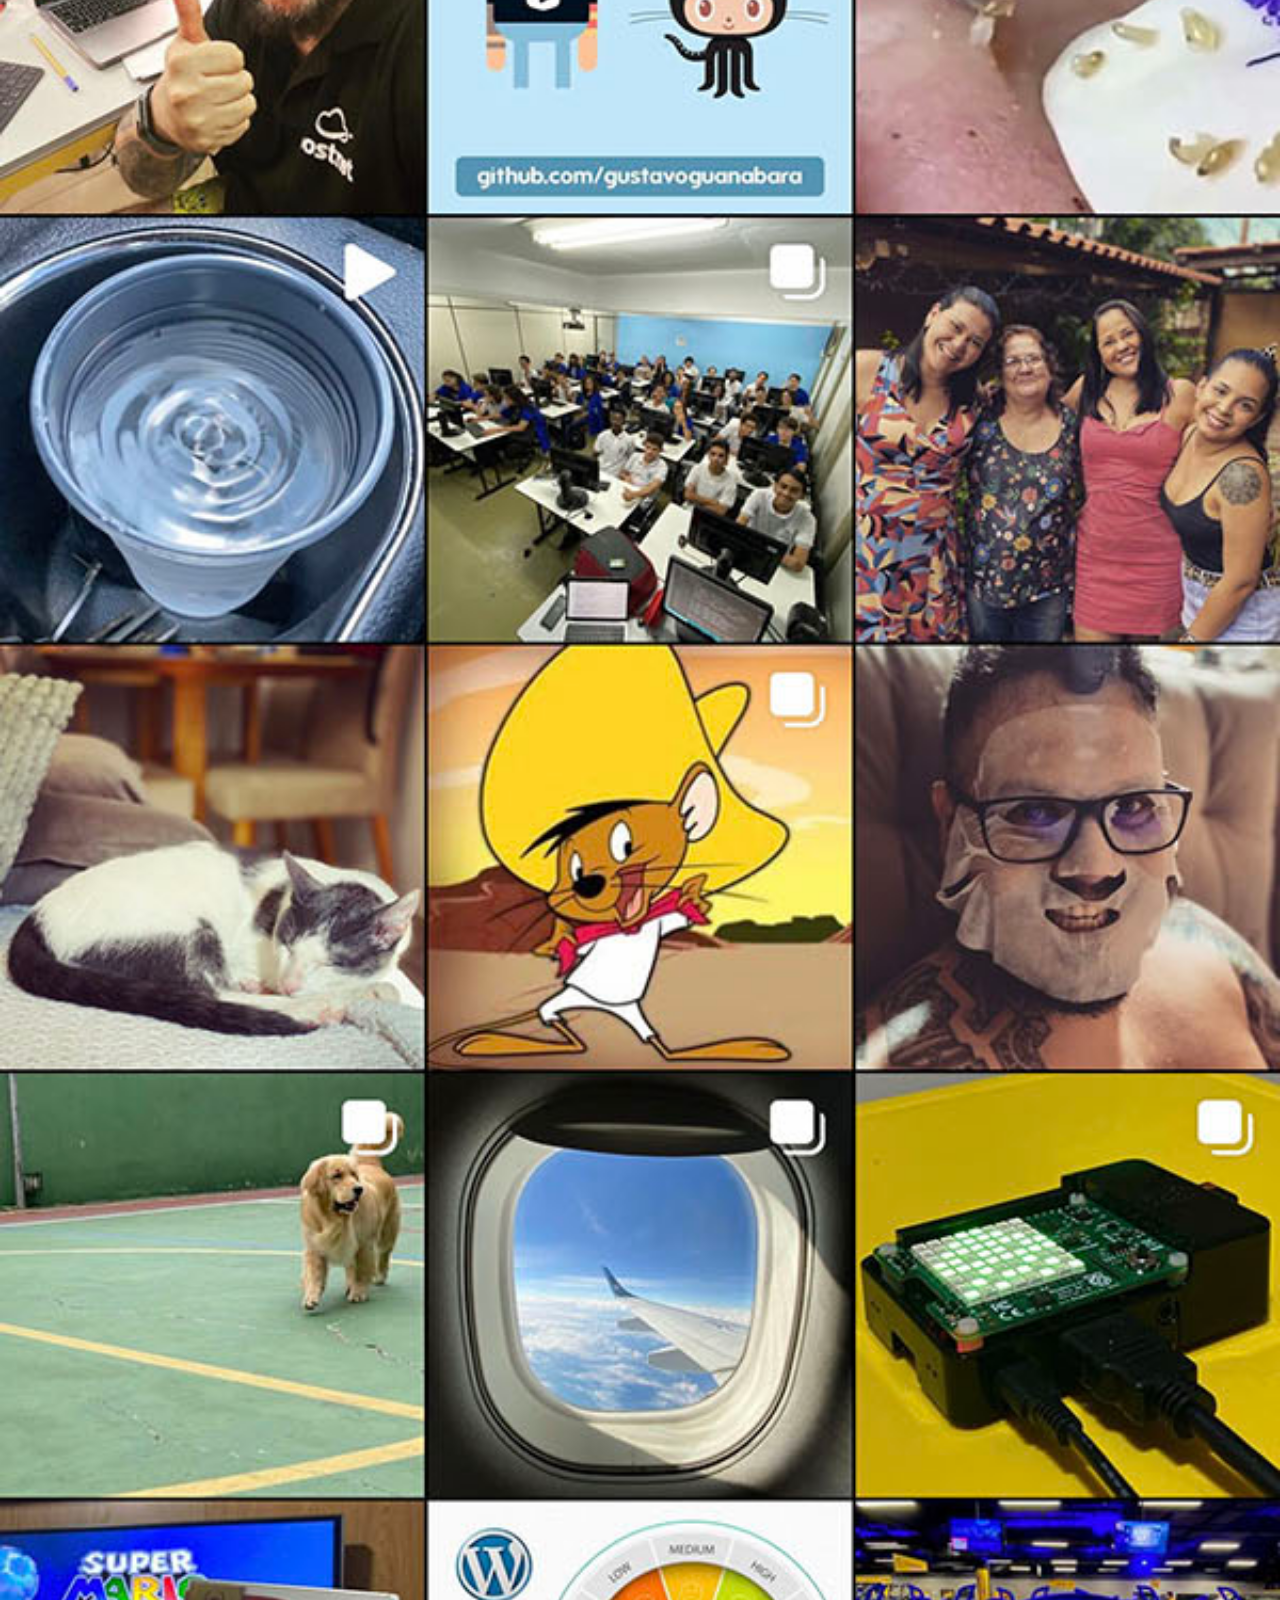
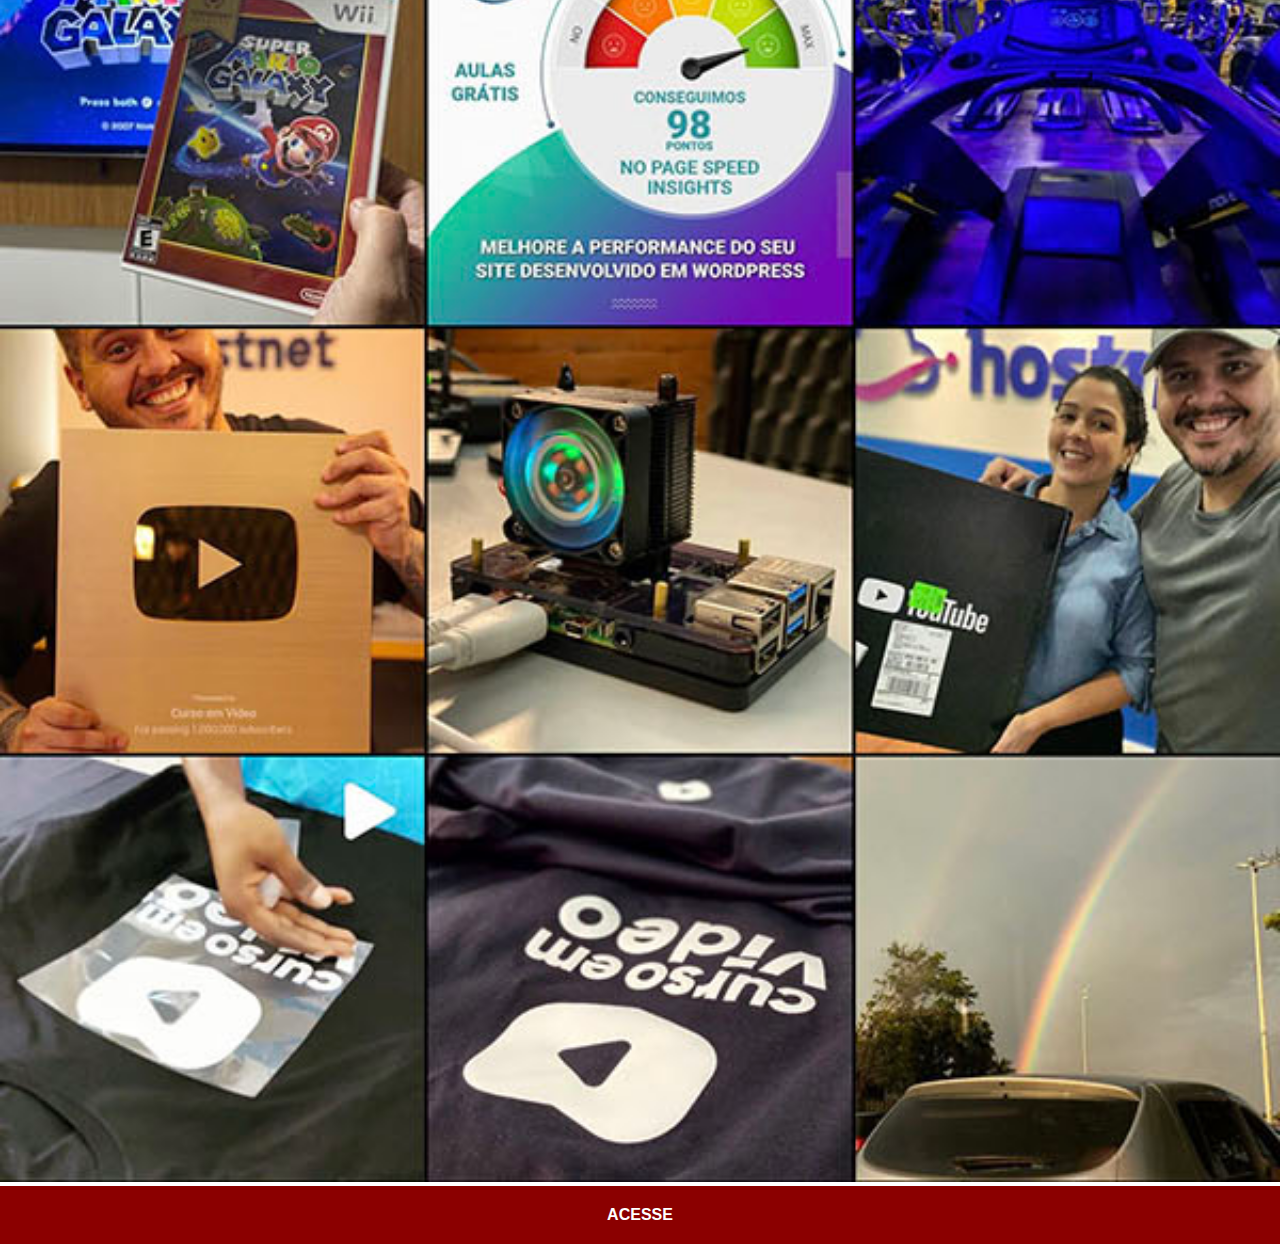
<file: instagram.html>
<!DOCTYPE html>
<html lang="pt-br">
<head>
    <meta charset="UTF-8">
    <meta http-equiv="X-UA-Compatible" content="IE=edge">
    <meta name="viewport" content="width=device-width, initial-scale=1.0">
    <title>Instagram</title>
    <link rel="stylesheet" href="estilo/social.css">
</head>
<body>
    <img src="imagens/tela-instagram.jpg" alt="Instagram">
    <a href="https://instagram.com/gustavoguanabara/" target="_blank">ACESSE</a>
</body>
</html>
</file>
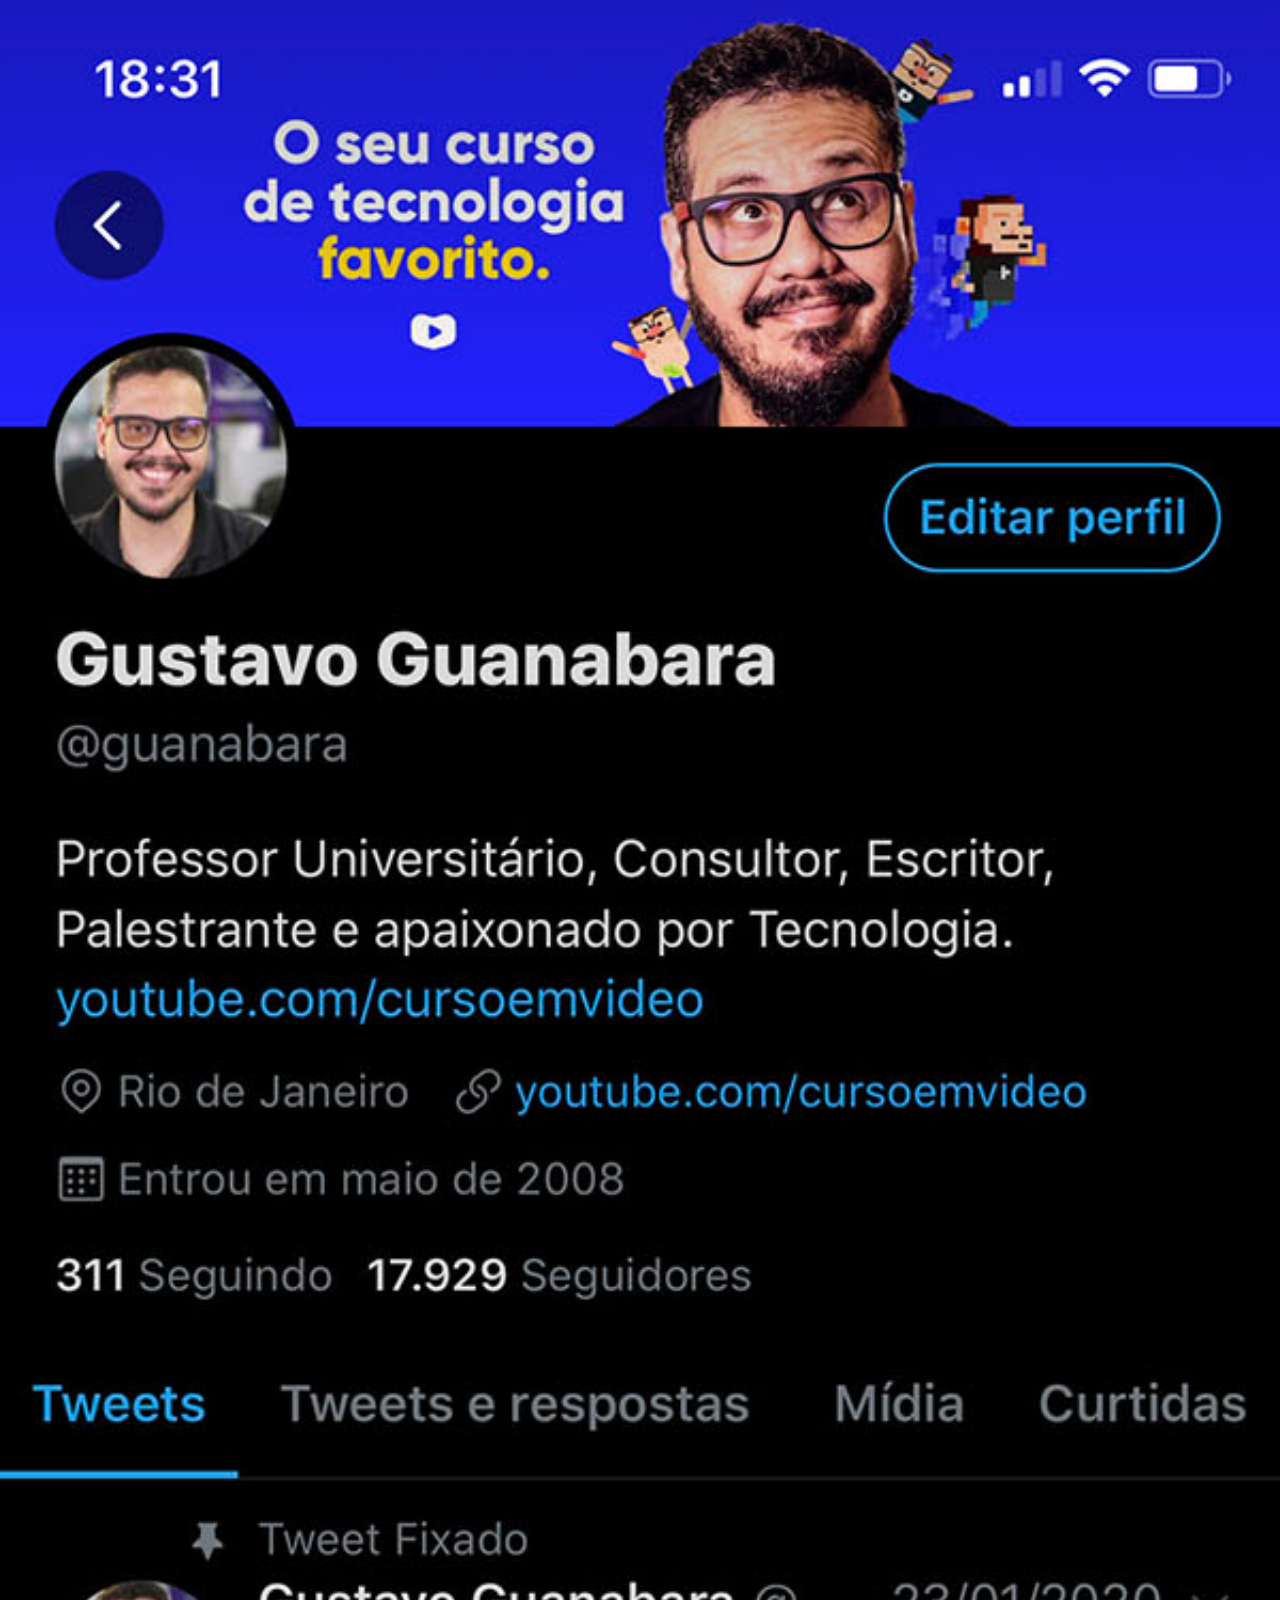
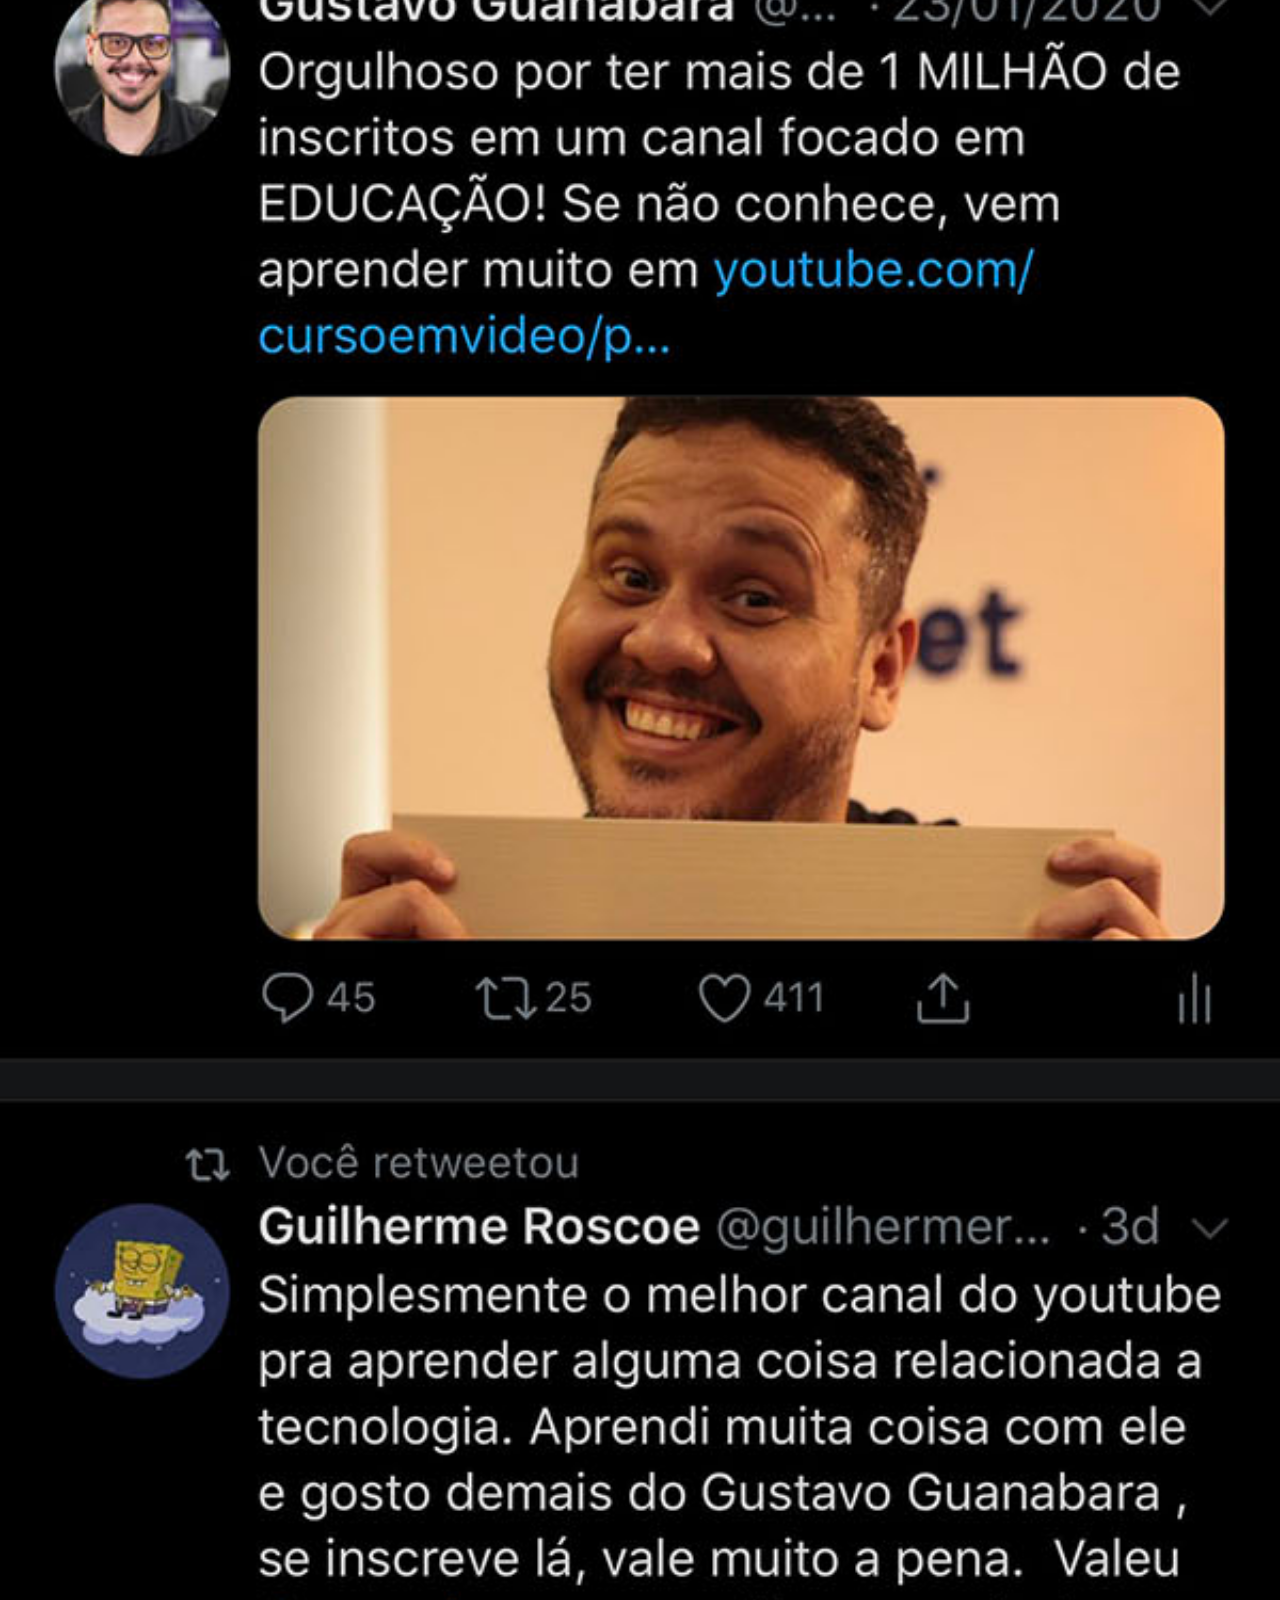
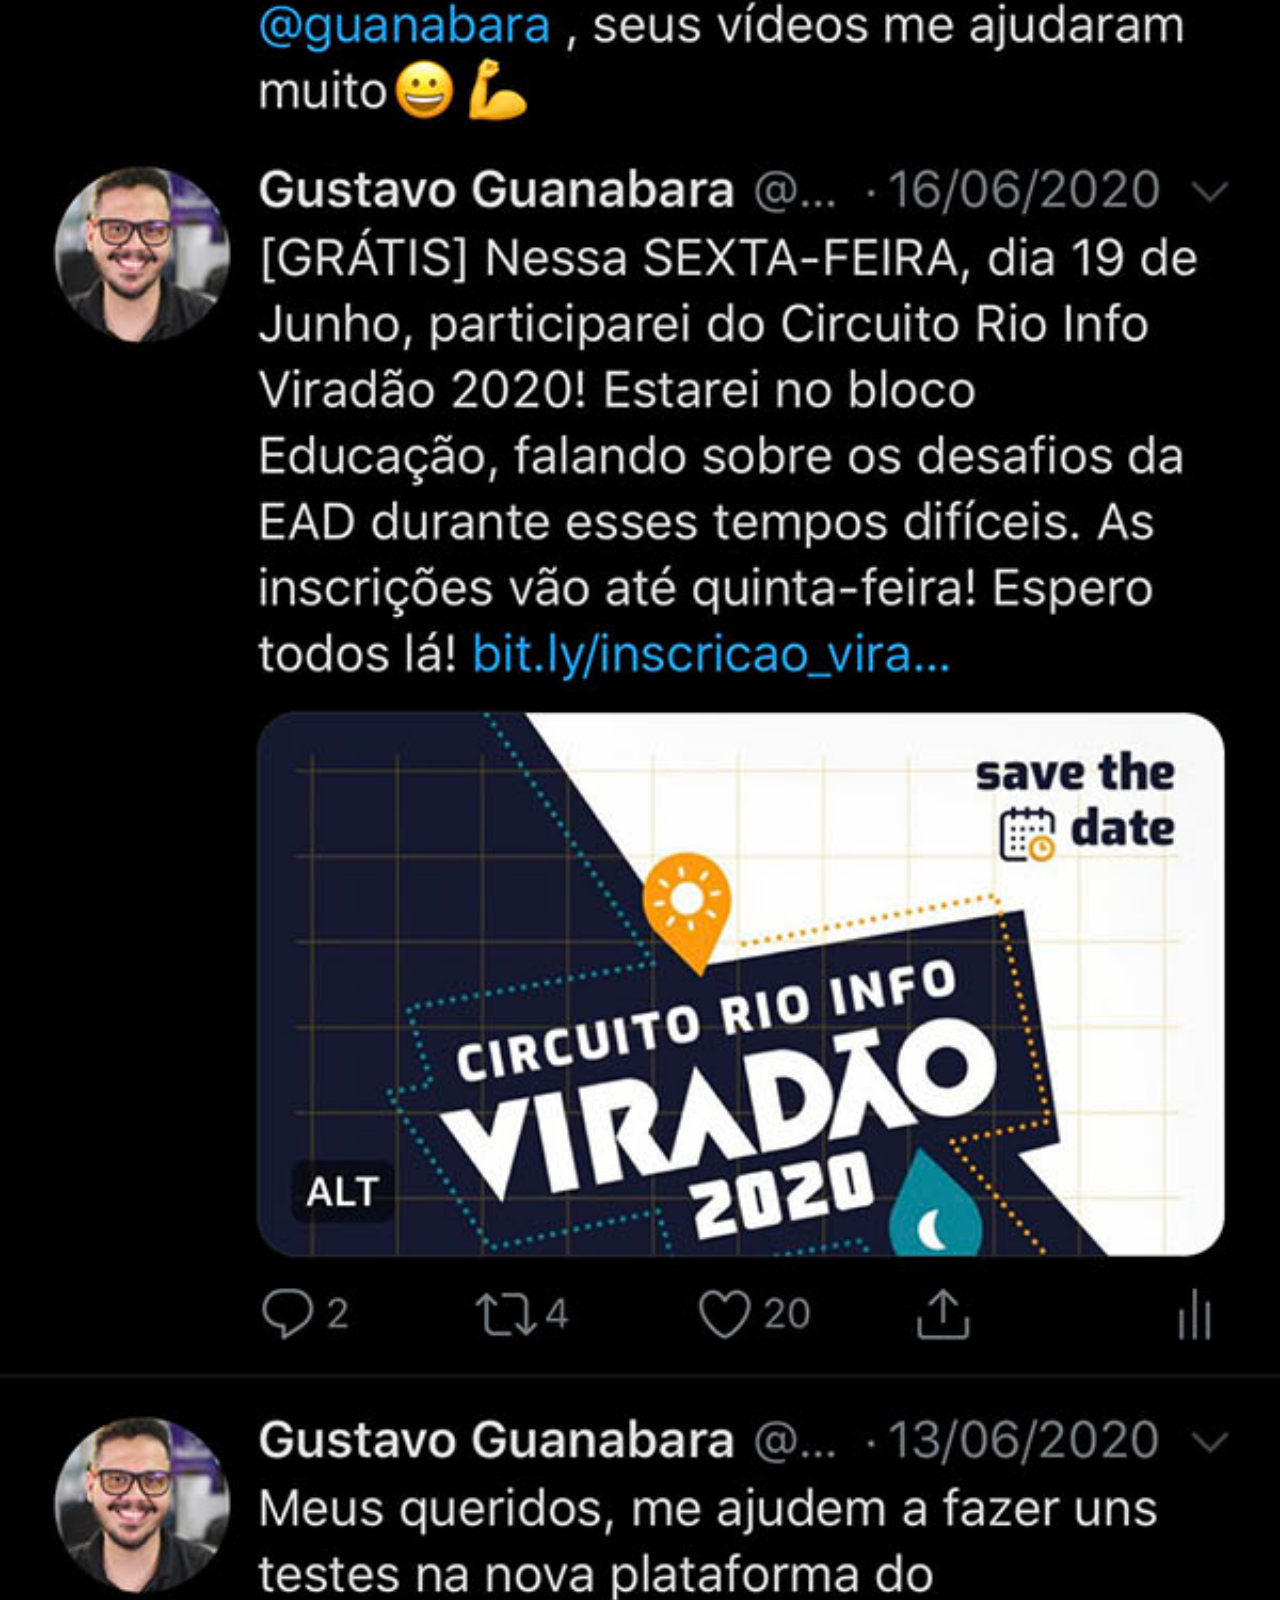
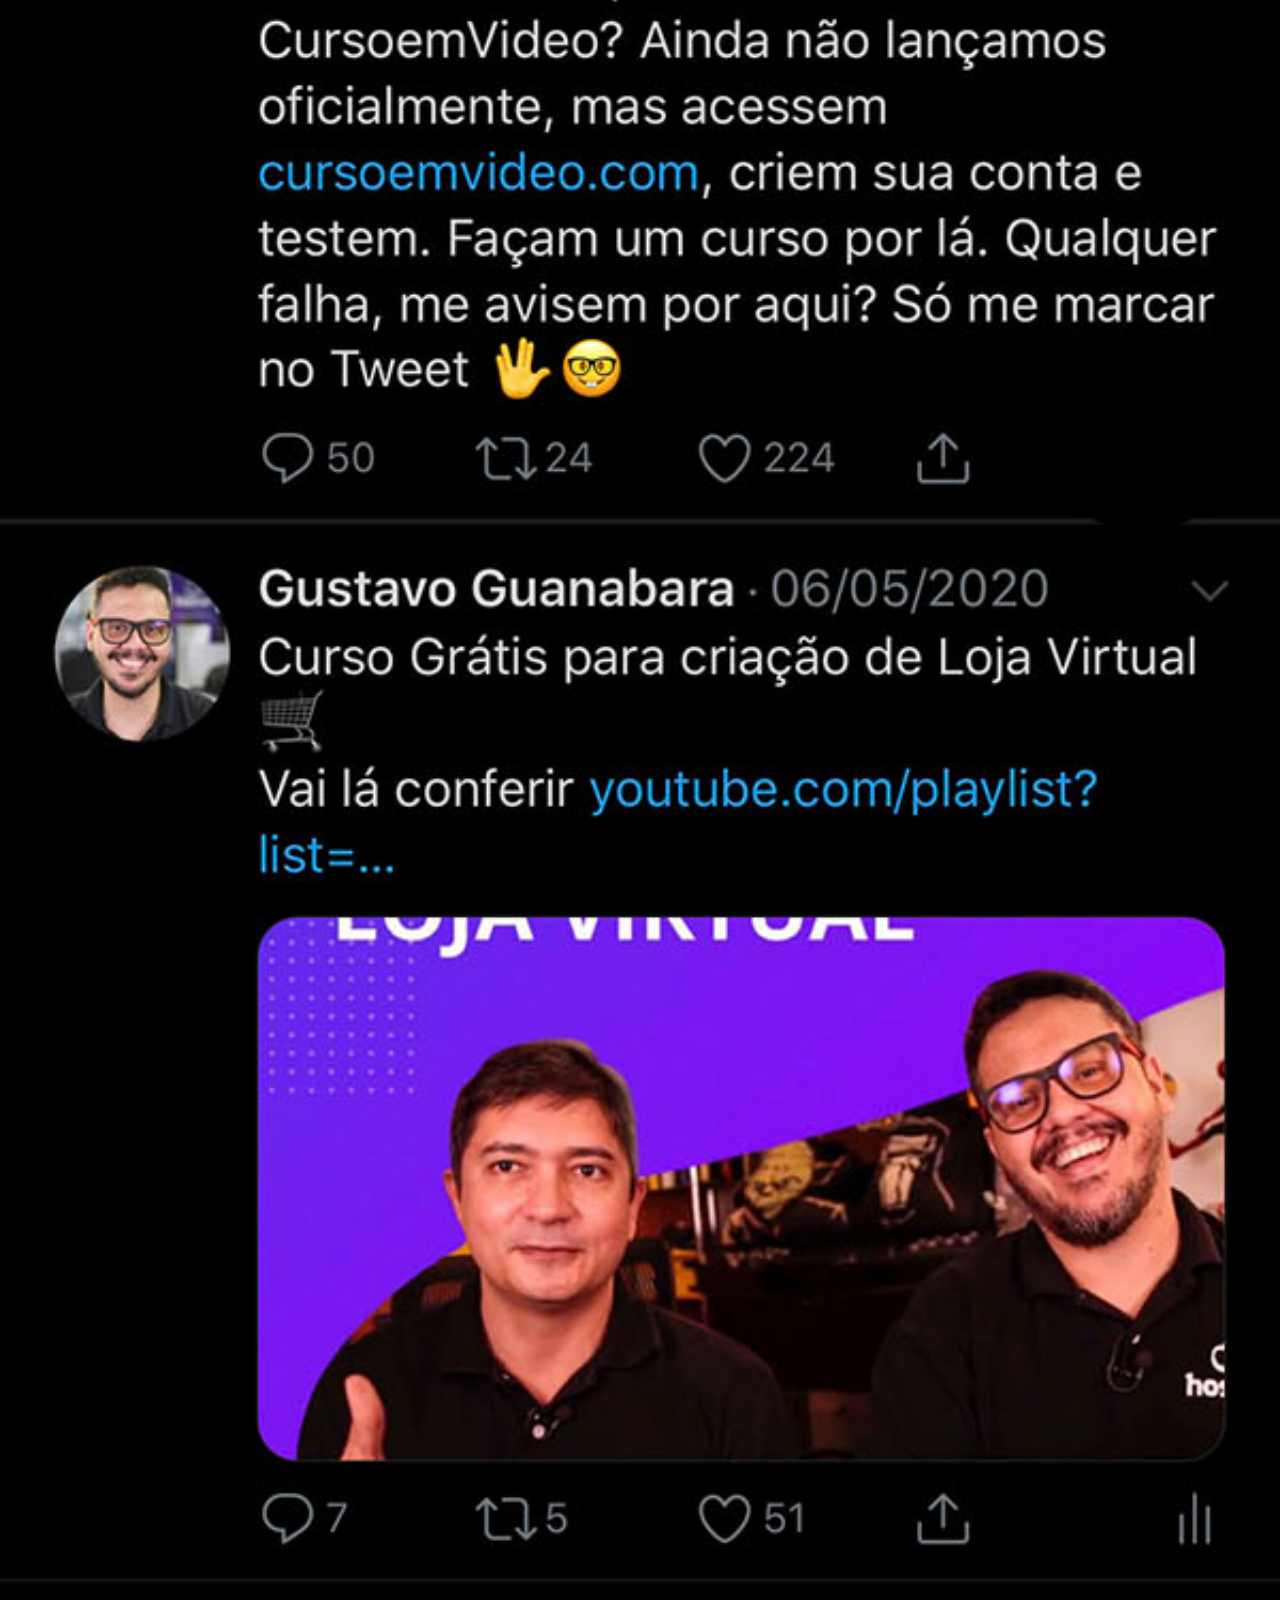
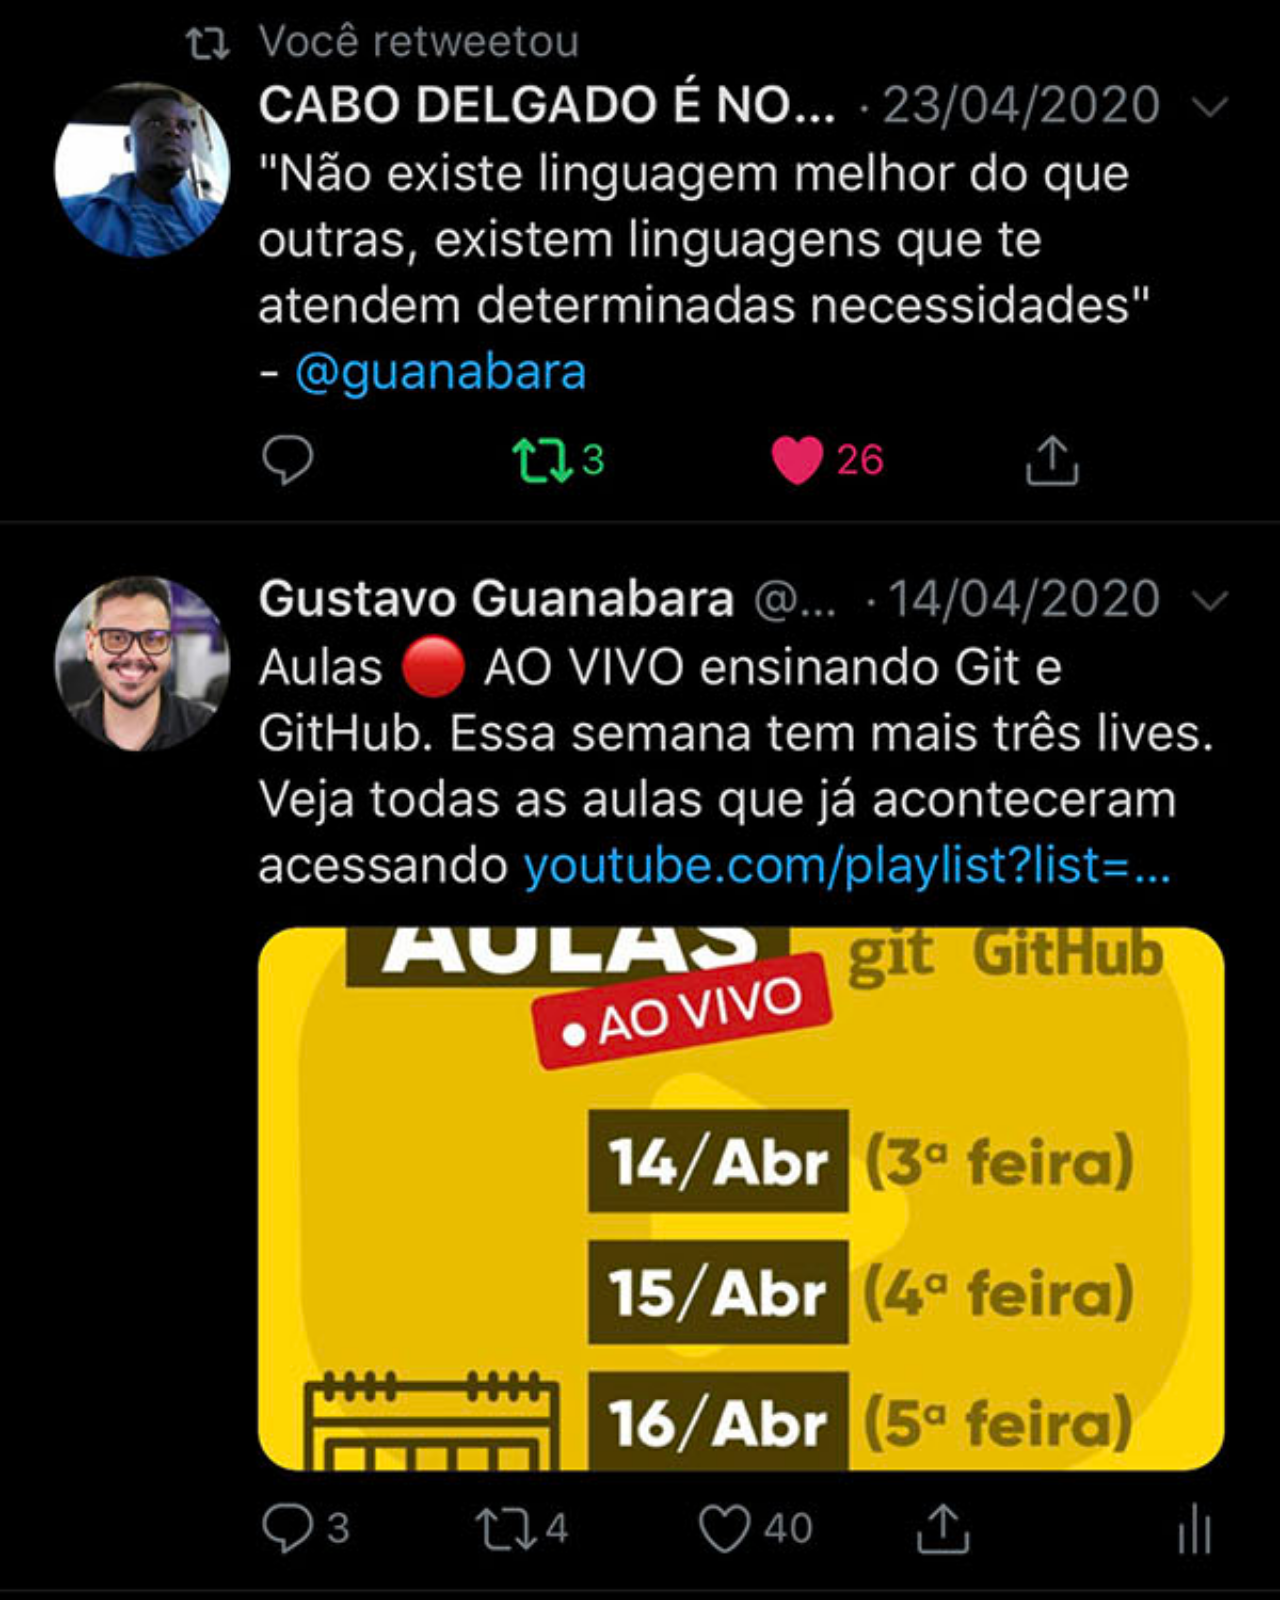
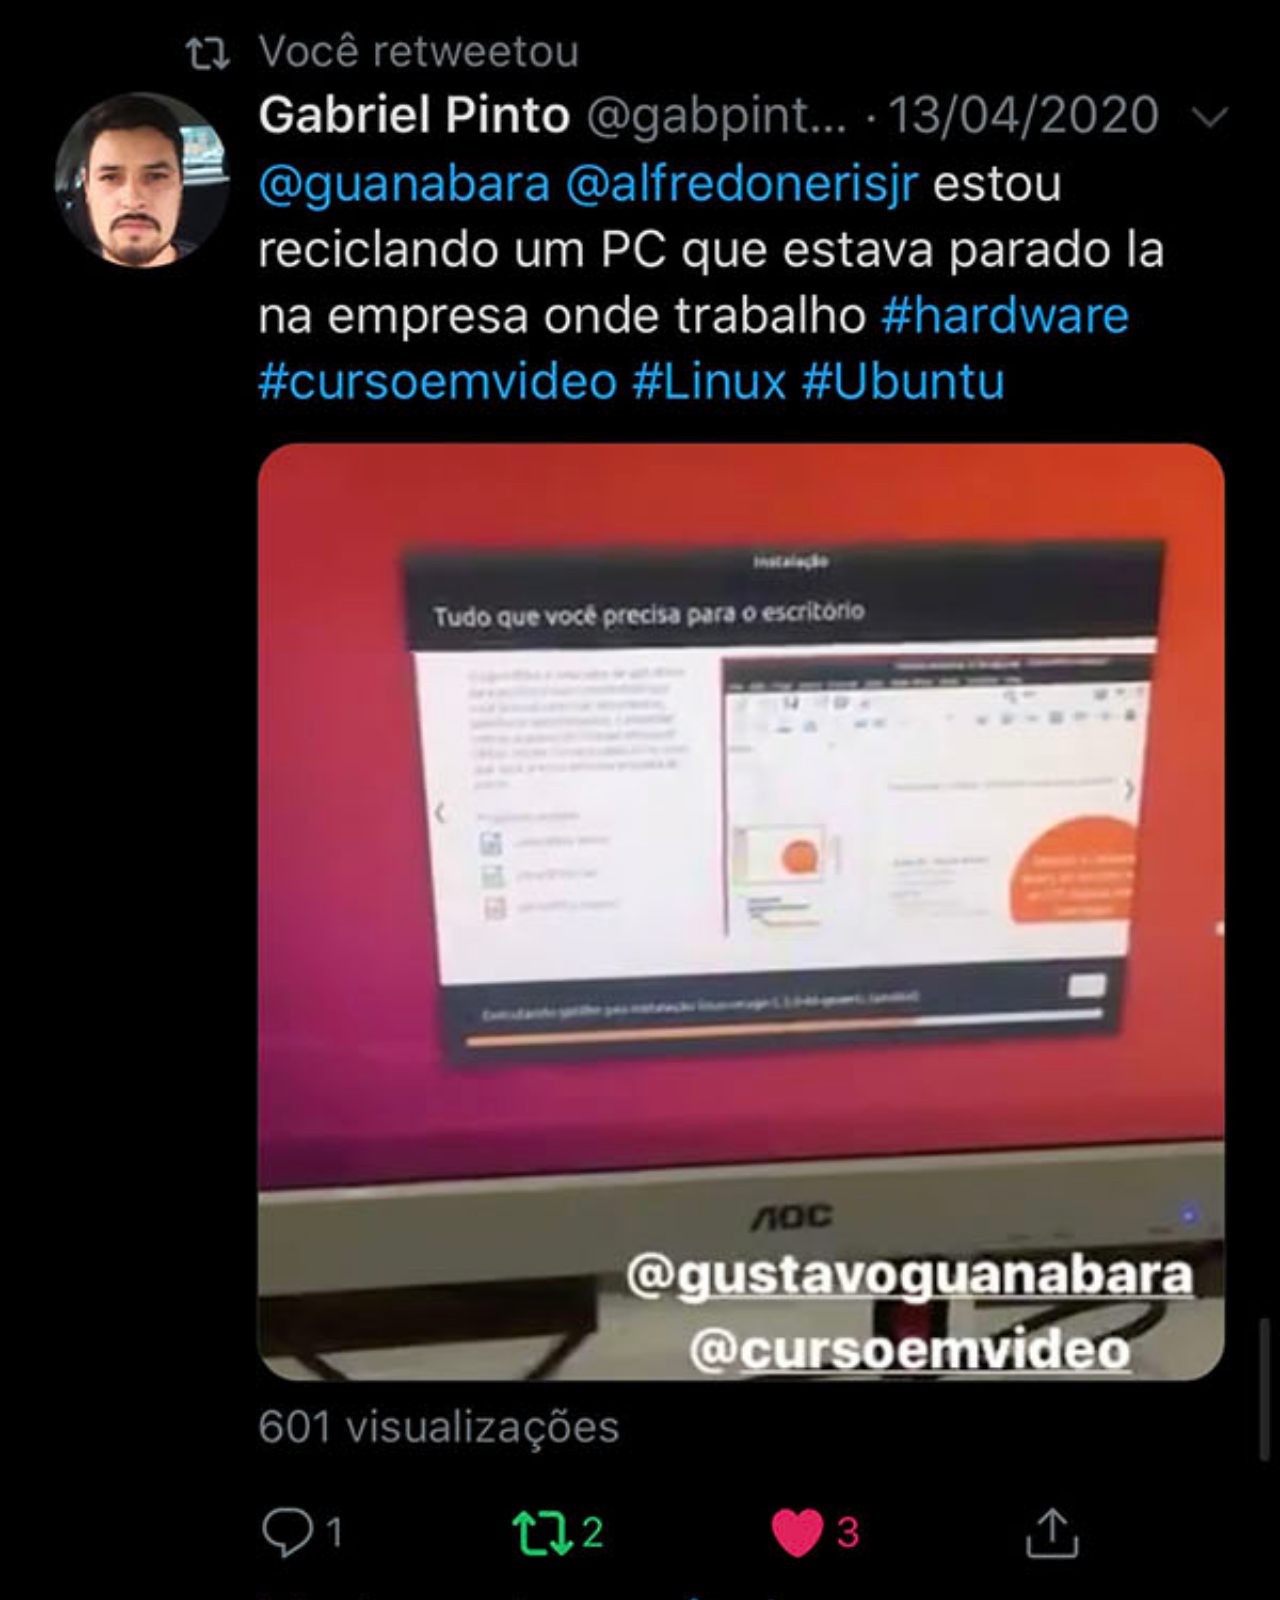
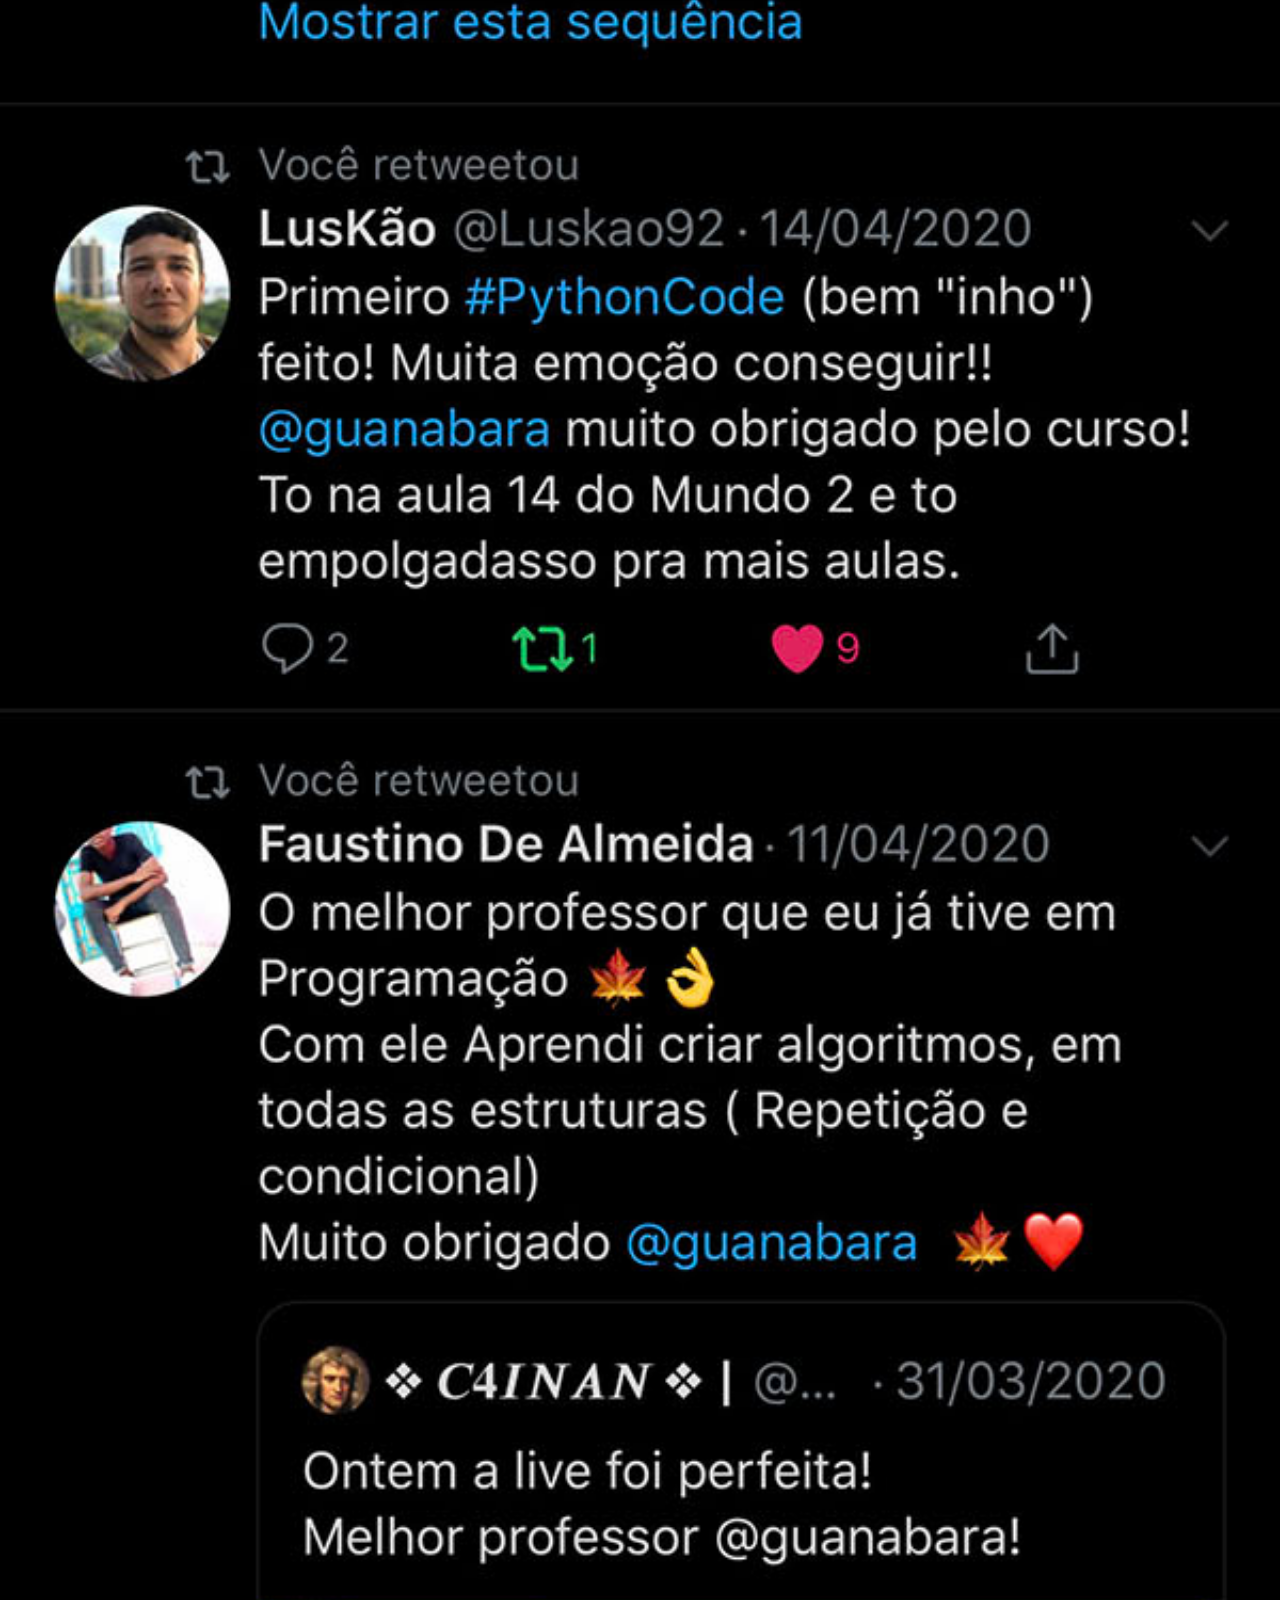
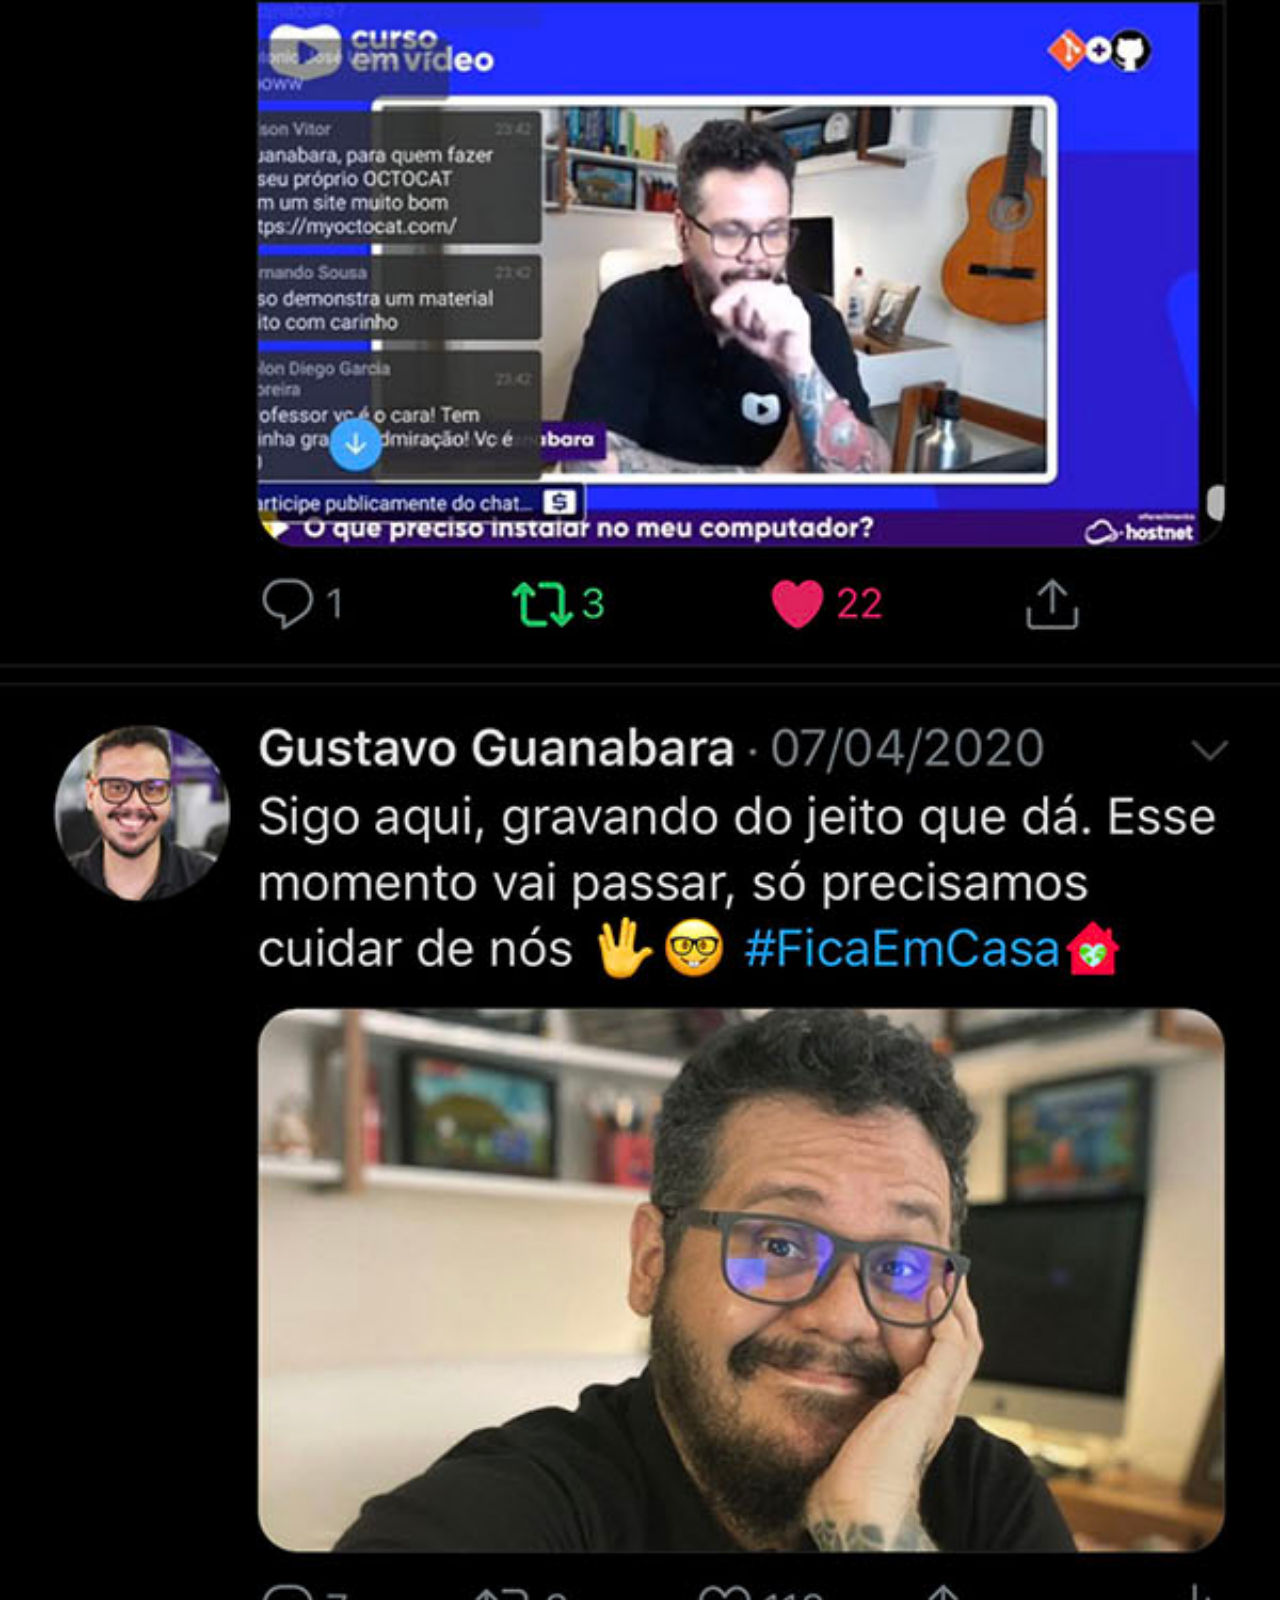
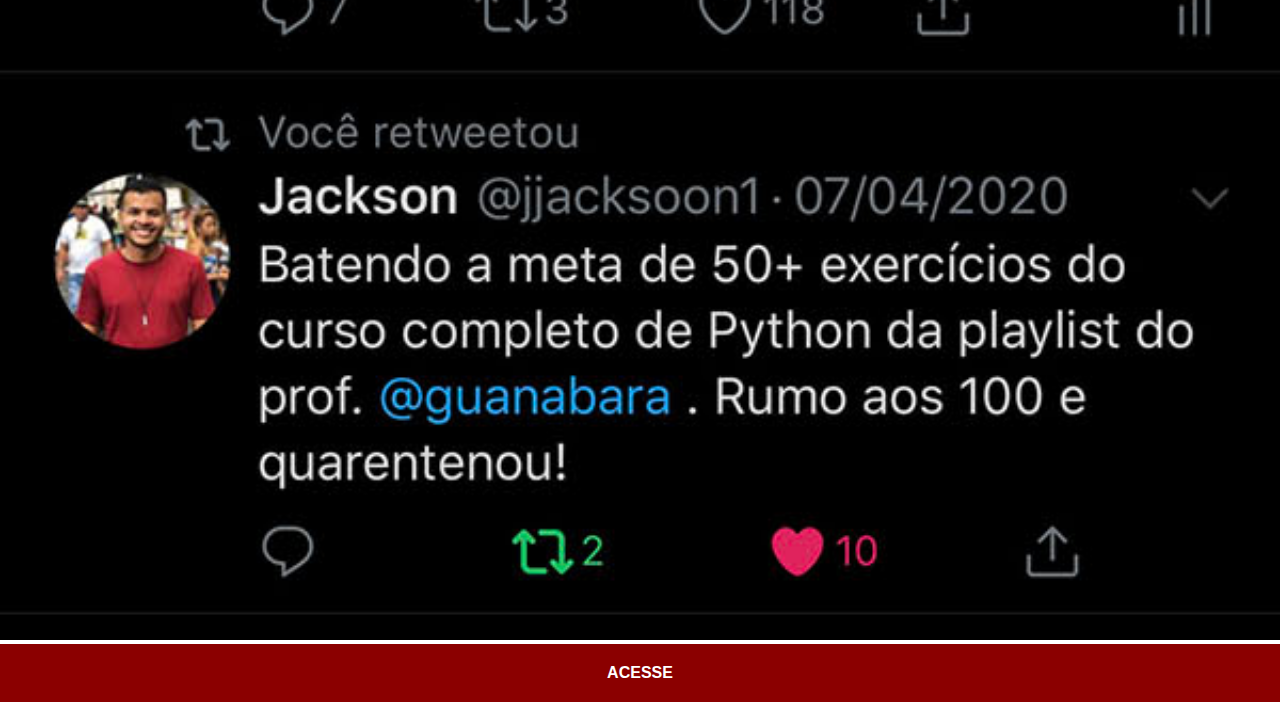
<file: twitter.html>
<!DOCTYPE html>
<html lang="pt-br">
<head>
    <meta charset="UTF-8">
    <meta http-equiv="X-UA-Compatible" content="IE=edge">
    <meta name="viewport" content="width=device-width, initial-scale=1.0">
    <title>Twitter</title>
    <link rel="stylesheet" href="estilo/social.css">
</head>
<body>
    <img src="imagens/tela-twitter.jpg" alt="Twitter">
    <a href="https://twitter.com/guanabara" target="_blank">ACESSE</a>
</body>
</html>
</file>
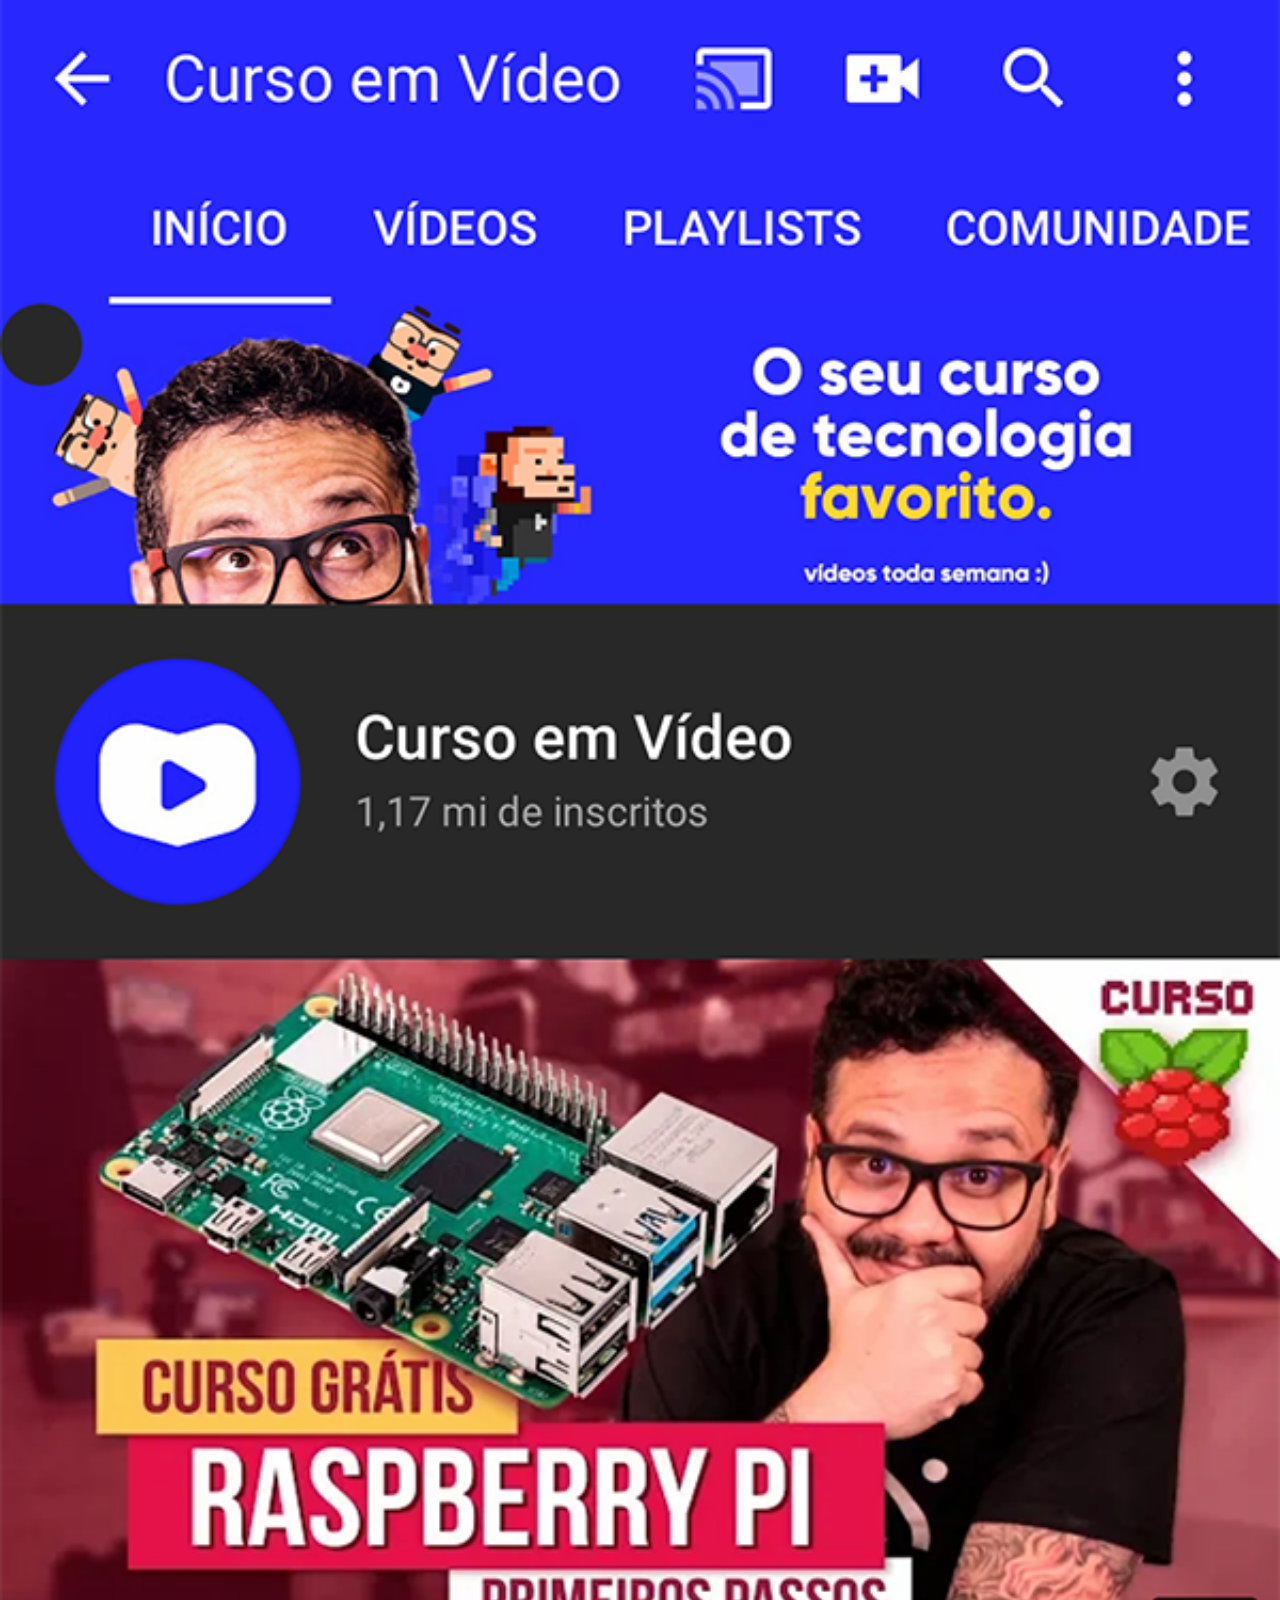
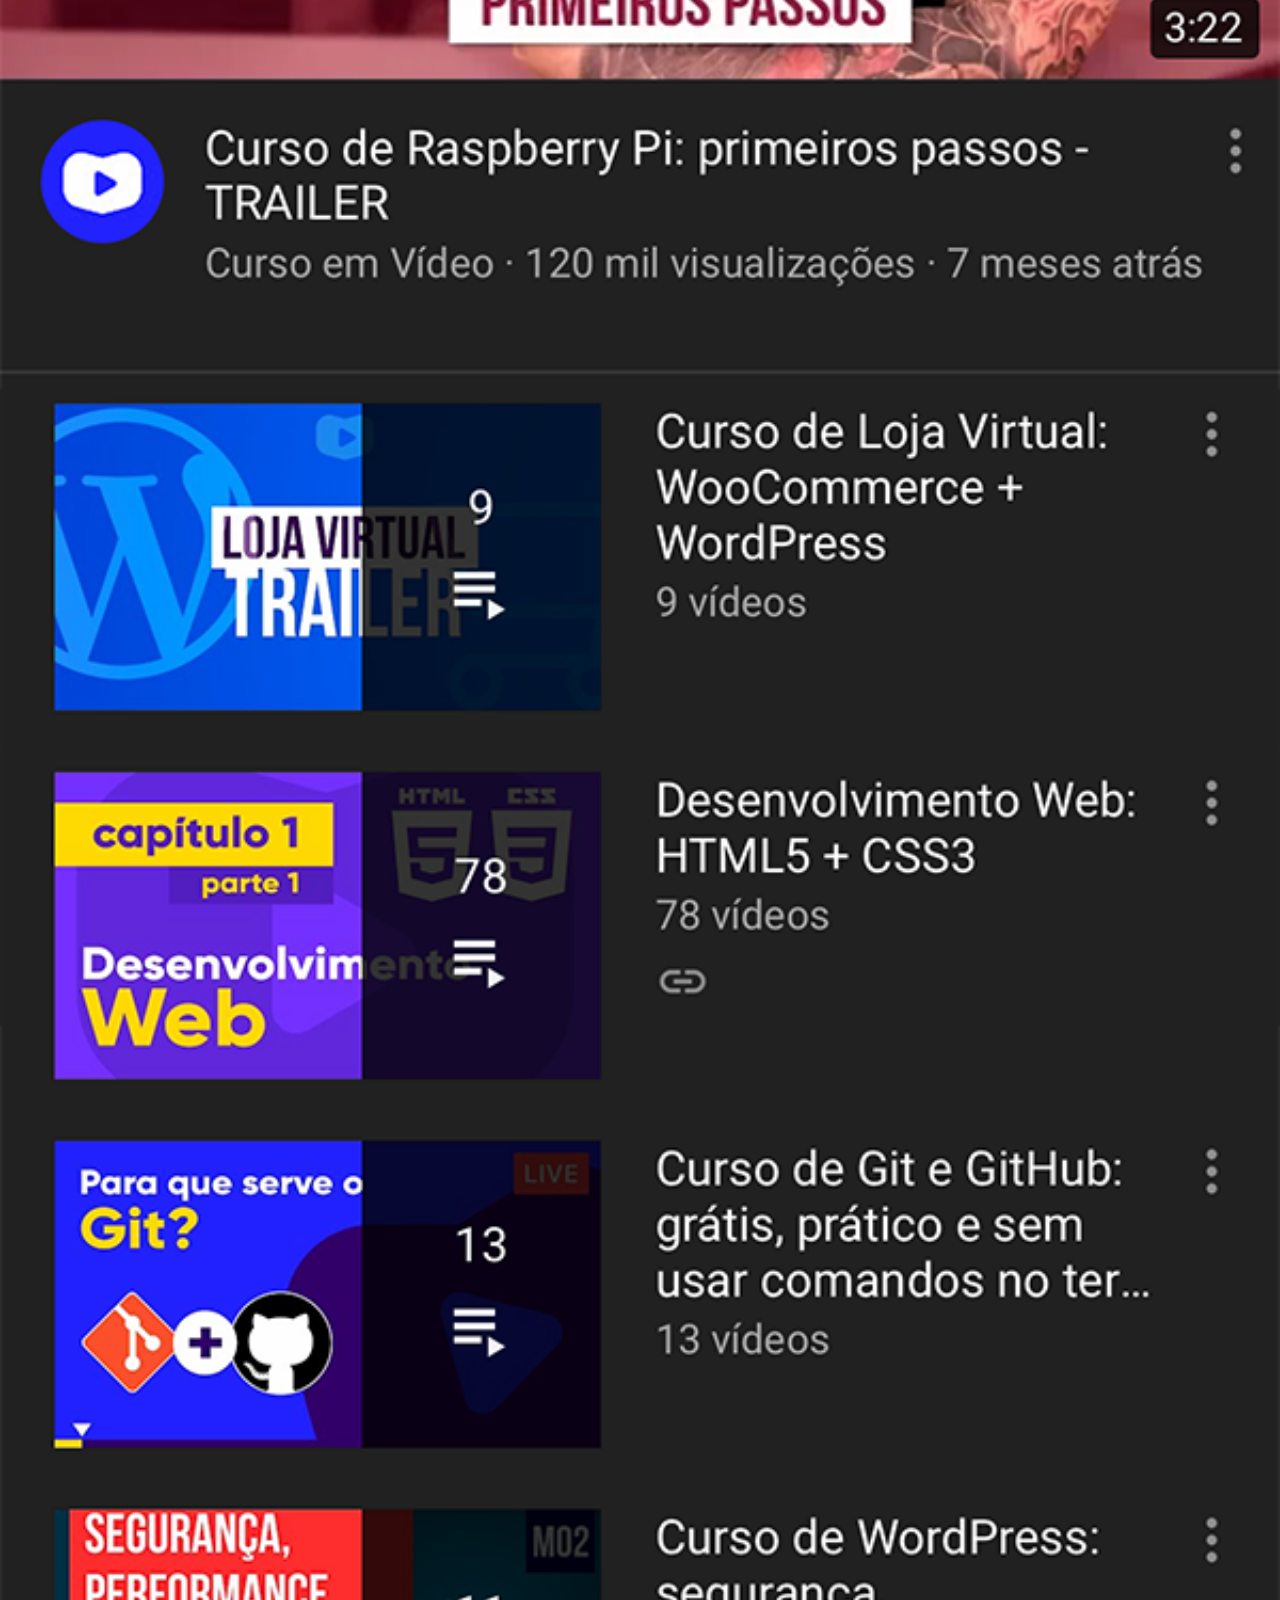
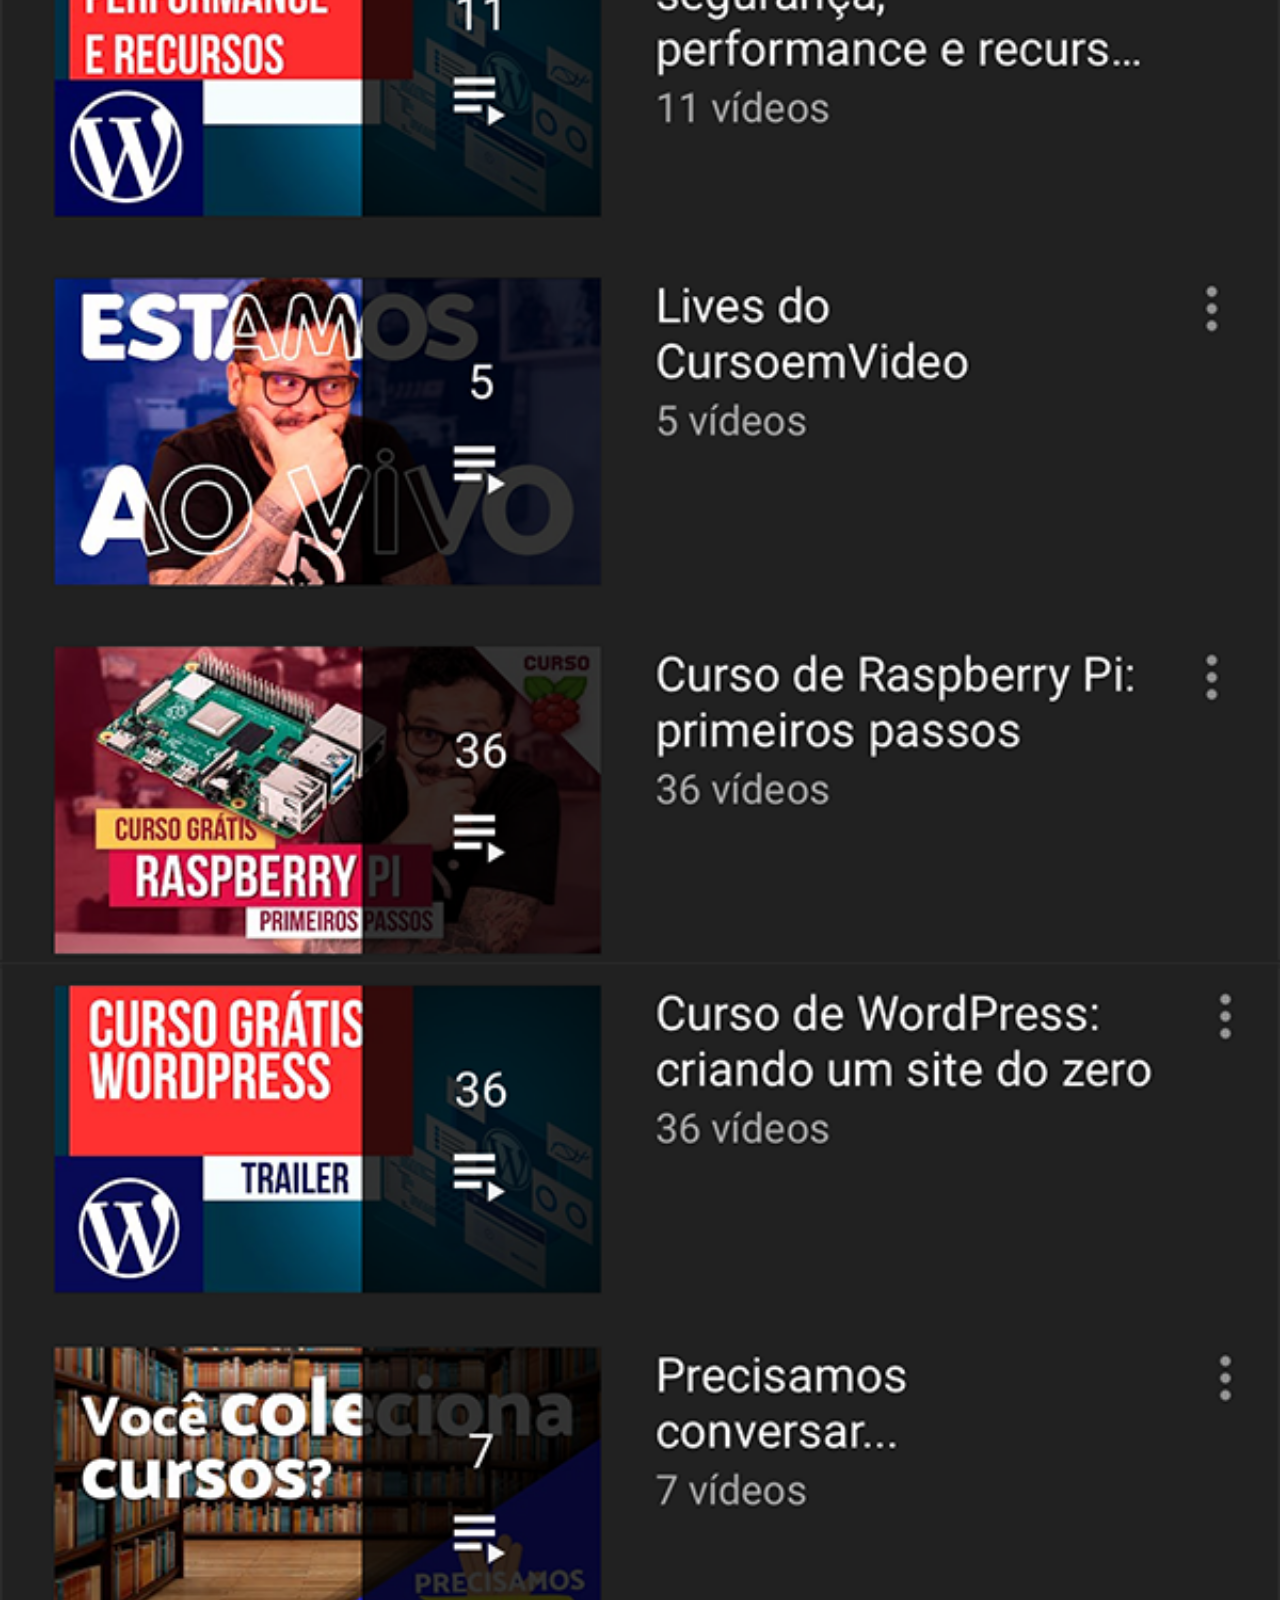
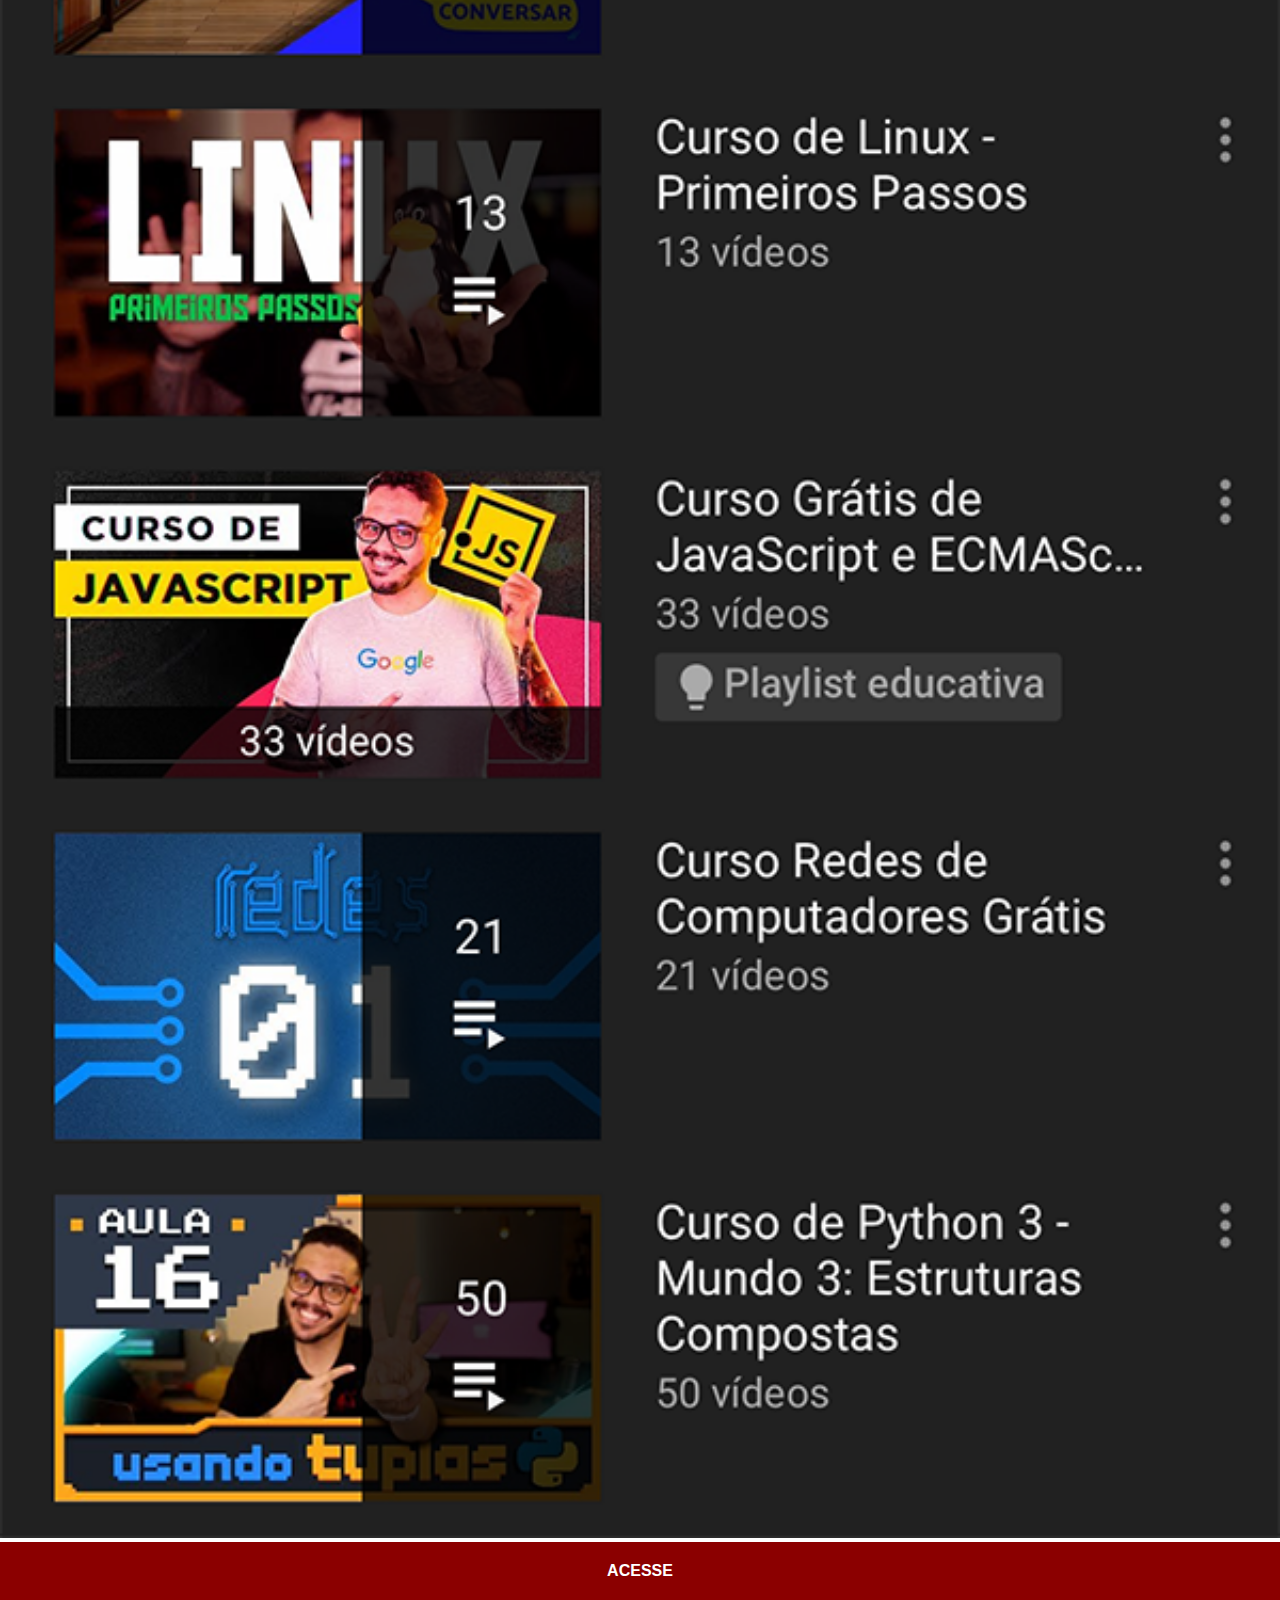
<file: youtube.html>
<!DOCTYPE html>
<html lang="pt-br">
<head>
    <meta charset="UTF-8">
    <meta http-equiv="X-UA-Compatible" content="IE=edge">
    <meta name="viewport" content="width=device-width, initial-scale=1.0">
    <title>YouTube</title>
    <link rel="stylesheet" href="estilo/social.css">

</head>
<body>
    <img src="imagens/tela-youtube.png" alt="YouTube">
    <a href="https://youtube.com/user/cursoemvideo/playlists" target="_blank">ACESSE</a>
</body>
</html>
</file>
<file: estilo/style.css>
@charset "UTF-8";
*{
    margin: 0px;
    padding: 0px;
    font-family: Arial, Helvetica, sans-serif;
}

html, body{
    height: 100vh;
    width: 100vw;
    background-color: black;
}
body{
    background: url('../imagens/fundo-madeira.jpg') no-repeat top center;
    background-size: cover;
    background-attachment: fixed;
}

main{ 
    height: 100vh;
    position: relative;
    }

section#telefone{
    position: absolute;
    top: 50%;
    left: 50%;
    transform: translate(-50%, -50%);

    height: 627px;
    width: 311px;
    
    background: url('../imagens/frame-iphone.png');
}
iframe#tela{
    position: relative;
    top: 80px;
    left: 22px;
    width: 269px;
    height: 471px;
}
section#redes-sociais{
    text-align: right;
}
section#redes-sociais img{
    width: 50px;
    margin: 10px;
    border-radius: 50%;
    box-shadow: 2px 2px 5px rgba(0, 0, 0, 0.400);
    box-sizing: border-box;
}
section#redes-sociais img:hover{
    border: 2px solid rgba(255, 255, 255, 0.6);
    transform: translate(-3px, -3px);
    box-shadow: 5px 5px 10px rgba(0, 0, 0, 0.6);
    transition: trasnsform .3s, border 1s;
}
</file>
<file: estilo/social.css>
@charset "UTF8";

*{
    margin: 0px;
    padding: 0px;
    font-family: Arial, Helvetica, sans-serif;
}
::-webkit-scrollbar{
    width: 0px;
    height: 0px;
}
img{
    width: 100vw;
}
a{
    display: block;
    background-color: darkred;
    color: white;
    padding: 20px;
    text-align: center;
    font-weight: bolder;
    text-decoration: none;
}
a:hover{
    background-color: red;
}
</file>
